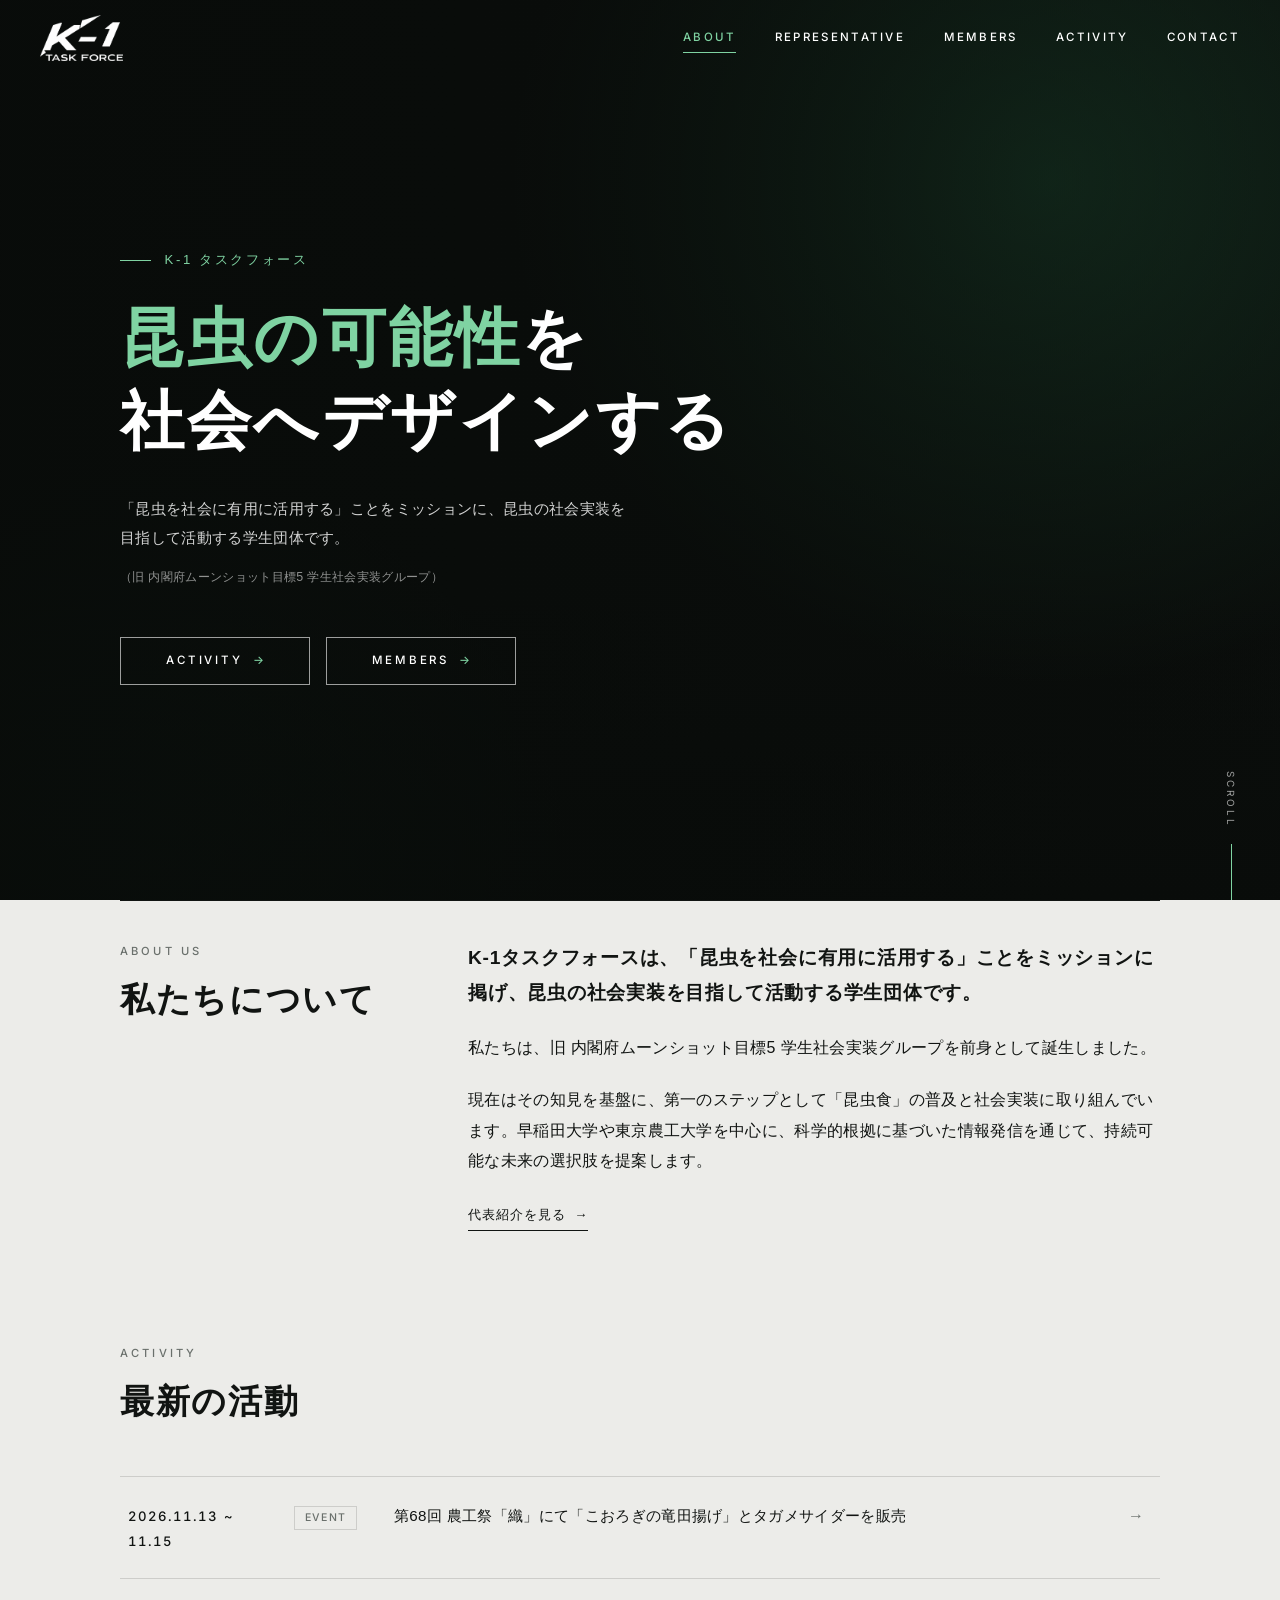
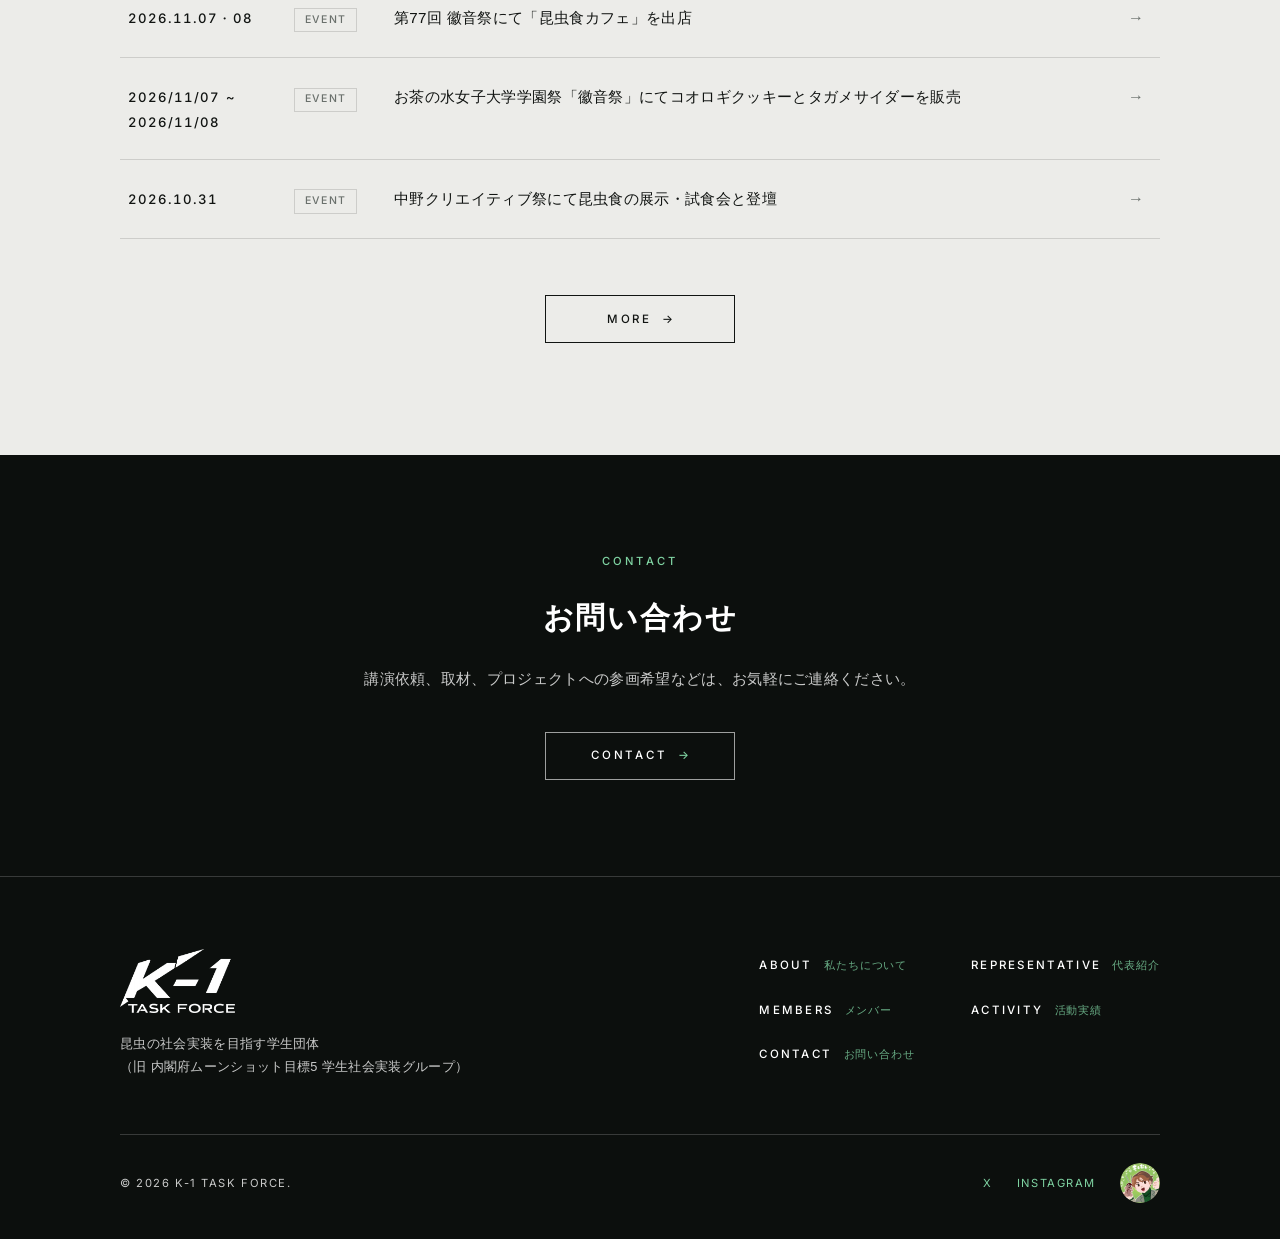
<file: index.html>
<!DOCTYPE html>
<html lang="ja">
<head>
    <meta charset="UTF-8">
    <meta name="viewport" content="width=device-width, initial-scale=1.0">
    <title>K-1タスクフォース | 昆虫の社会実装を目指す学生団体</title>
    <meta name="description" content="昆虫の社会実装を目指す学生研究チーム「K-1タスクフォース」の公式サイト。旧 内閣府ムーンショット目標5 学生社会実装グループとして培った知見を活かし、昆虫の有用な活用方法を追求しています。">
    <link rel="canonical" href="https://tomohiro20.github.io/k1-taskforce/">

    <meta property="og:type" content="website">
    <meta property="og:site_name" content="K-1 TASK FORCE">
    <meta property="og:title" content="K-1タスクフォース | 昆虫の社会実装を目指す学生団体">
    <meta property="og:description" content="昆虫食の社会実装を目指す学生団体「K-1タスクフォース」の公式ページです。活動実績やイベント出展情報などを発信しています。">
    <meta property="og:url" content="https://tomohiro20.github.io/k1-taskforce/">
    <meta property="og:image" content="https://tomohiro20.github.io/k1-taskforce/assets/img/ogp.png">
    <meta name="twitter:card" content="summary_large_image">
    <meta name="google-site-verification" content="Trgu1eiCLAtIteQYHwvQUB7ynaxj96qaWu15byhWsTI">

    <link rel="icon" href="assets/img/favicon.png" type="image/png">
    <link rel="apple-touch-icon" href="assets/img/apple-touch-icon.png">
    <link rel="preconnect" href="https://fonts.googleapis.com">
    <link rel="preconnect" href="https://fonts.gstatic.com" crossorigin>
    <link rel="stylesheet" href="https://fonts.googleapis.com/css2?family=Inter:wght@400;500;600&display=swap">
    <link rel="stylesheet" href="assets/css/style.css">
    <script>document.documentElement.className = 'js';</script>
    <meta name="keywords" content="K-1タスクフォース, ムーンショット, 昆虫食, コオロギ, 早稲田大学, 東京農工大学, 学生団体, SDGs">
    <script type="application/ld+json">
    {
    "@context": "https://schema.org",
    "@type": "Organization",
    "name": "K-1タスクフォース",
    "alternateName": "K-1 TASKFORCE",
    "url": "https://tomohiro20.github.io/k1-taskforce/",
    "logo": "https://tomohiro20.github.io/k1-taskforce/assets/img/logo.png",
    "description": "昆虫の社会実装を目指す学生団体（旧 内閣府ムーンショット目標5 学生社会実装グループ）。",
    "founder": {
        "@type": "Person",
        "name": "藍原 朋弘"
    },
    "member": [
        {
        "@type": "Organization",
        "name": "早稲田大学"
        },
        {
        "@type": "Organization",
        "name": "東京農工大学"
        }
    ],
    "sameAs": [
        "https://x.com/moshi_mushi_IF3",
        "https://www.instagram.com/moshi_mushi_if3/"
    ]
    }
    </script>
</head>
<body>
<!-- ▼ ヘッダー（全ページ共通） -->
<header class="site-header">
    <div class="site-header__inner">
        <a href="index.html" class="site-logo" aria-label="K-1タスクフォース トップページ">
            <img src="assets/img/logo-white.png" alt="K-1 TASK FORCE" class="logo-light" width="433" height="240">
            <img src="assets/img/logo.png" alt="" class="logo-dark" width="433" height="240">
        </a>
        <nav class="site-nav" id="site-nav" aria-label="メインメニュー">
            <a href="index.html" aria-current="page">About<span>私たちについて</span></a>
            <a href="representative.html">Representative<span>代表紹介</span></a>
            <a href="members.html">Members<span>メンバー</span></a>
            <a href="activity.html">Activity<span>活動実績</span></a>
            <a href="contact.html">Contact<span>お問い合わせ</span></a>
        </nav>
        <button type="button" class="nav-toggle" aria-controls="site-nav" aria-expanded="false" aria-label="メニューを開く">
            <span></span><span></span><span></span>
        </button>
    </div>
</header>
<!-- ▲ ヘッダー -->

<main>
    <section class="hero">
        <!-- 背景スライドショー：写真は assets/img/hero/ に置く（4枚・順番にフェード） -->
        <div class="hero__slides" aria-hidden="true">
            <span style="background-image: url('assets/img/hero/01.jpg');"></span>
            <span style="background-image: url('assets/img/hero/02.jpg'); background-position: 35% center;"></span>
            <span style="background-image: url('assets/img/hero/03.jpg');"></span>
            <span style="background-image: url('assets/img/hero/04.jpg'); background-position: 85% center;"></span>
        </div>
        <div class="wrap">
            <h1><span class="hero__eyebrow">K-1 タスクフォース</span><em>昆虫の可能性</em>を<br>社会へデザインする</h1>
            <p class="hero__lead">「昆虫を社会に有用に活用する」ことをミッションに、昆虫の社会実装を目指して活動する学生団体です。</p>
            <p class="hero__note">（旧 内閣府ムーンショット目標5 学生社会実装グループ）</p>
            <div class="hero__actions">
                <a href="activity.html" class="btn btn--light">Activity</a>
                <a href="members.html" class="btn btn--light">Members</a>
            </div>
        </div>
        <span class="hero__scroll" aria-hidden="true">SCROLL</span>
    </section>

    <!-- 開催予定のイベント：data/activities.json の開催日が今日以降のものを自動表示（なければ非表示） -->
    <section class="section section--upcoming" data-upcoming hidden>
        <div class="wrap">
            <div class="section__head">
                <span class="label">Upcoming</span>
                <h2>開催予定のイベント</h2>
            </div>
            <div data-upcoming-list></div>
        </div>
    </section>

    <section class="section">
        <div class="wrap">
            <div class="split reveal">
                <div class="split__head">
                    <span class="label">About Us</span>
                    <h2>私たちについて</h2>
                </div>
                <div class="split__body">
                    <p class="lead">K-1タスクフォースは、「昆虫を社会に有用に活用する」ことをミッションに掲げ、昆虫の社会実装を目指して活動する学生団体です。</p>
                    <p>私たちは、旧 内閣府ムーンショット目標5 学生社会実装グループを前身として誕生しました。</p>
                    <p>現在はその知見を基盤に、第一のステップとして「昆虫食」の普及と社会実装に取り組んでいます。早稲田大学や東京農工大学を中心に、科学的根拠に基づいた情報発信を通じて、持続可能な未来の選択肢を提案します。</p>
                    <p><a href="representative.html" class="text-link text-link--internal">代表紹介を見る</a></p>
                </div>
            </div>
        </div>
    </section>

    <section class="section">
        <div class="wrap">
            <div class="section__head reveal">
                <span class="label">Activity</span>
                <h2>最新の活動</h2>
            </div>
            <!-- data/activities.json の終わった活動から新しい4件が自動で表示されます（assets/js/main.js） -->
            <div class="reveal" data-latest-activity="4">
                <p>イベント出展や講演などの活動実績は、<a href="activity.html">活動実績ページ</a>でご覧いただけます。</p>
            </div>
            <div class="section__more reveal">
                <a href="activity.html" class="btn">More</a>
            </div>
        </div>
    </section>
</main>

<section class="cta">
    <div class="wrap reveal">
        <span class="label">Contact</span>
        <h2>お問い合わせ</h2>
        <p>講演依頼、取材、プロジェクトへの参画希望などは、お気軽にご連絡ください。</p>
        <a href="contact.html" class="btn btn--light">Contact</a>
    </div>
</section>

<!-- ▼ フッター（全ページ共通） -->
<footer class="site-footer">
    <div class="wrap">
        <div class="site-footer__top">
            <div class="site-footer__brand">
                <img src="assets/img/logo-white.png" alt="K-1 TASK FORCE" width="433" height="240">
                <p>昆虫の社会実装を目指す学生団体<br>（旧 内閣府ムーンショット目標5 学生社会実装グループ）</p>
            </div>
            <ul class="site-footer__nav">
            <li><a href="index.html">ABOUT<span>私たちについて</span></a></li>
            <li><a href="representative.html">REPRESENTATIVE<span>代表紹介</span></a></li>
            <li><a href="members.html">MEMBERS<span>メンバー</span></a></li>
            <li><a href="activity.html">ACTIVITY<span>活動実績</span></a></li>
            <li><a href="contact.html">CONTACT<span>お問い合わせ</span></a></li>
            </ul>
        </div>
        <div class="site-footer__bottom">
            <span>&copy; 2026 K-1 TASK FORCE.</span>
            <div class="site-footer__sns">
                <a href="https://x.com/moshi_mushi_IF3" target="_blank" rel="noopener">X</a>
                <a href="https://www.instagram.com/moshi_mushi_if3/" target="_blank" rel="noopener">INSTAGRAM</a>
                <img src="assets/img/mascot.png" alt="もしむし" width="40" height="40">
            </div>
        </div>
    </div>
</footer>
<!-- ▲ フッター -->

<script src="assets/js/main.js"></script>
</body>
</html>
</file>
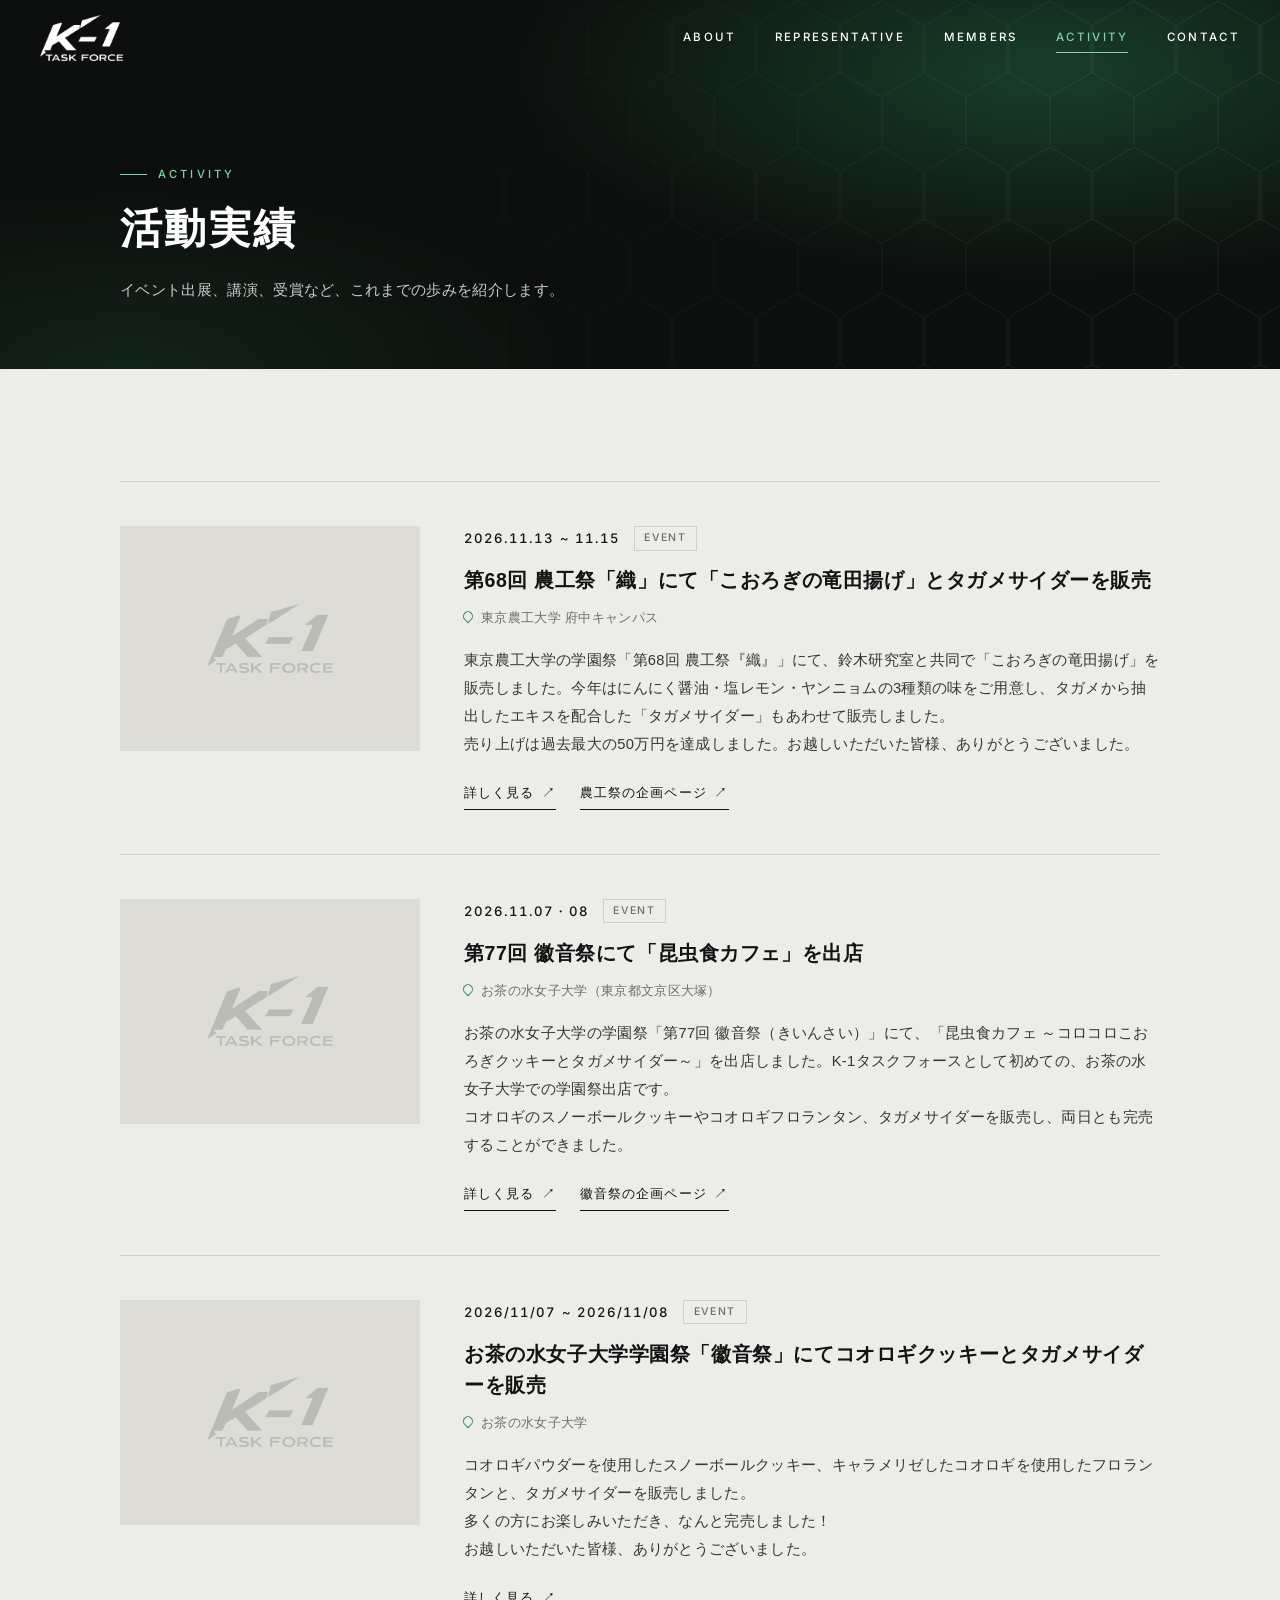
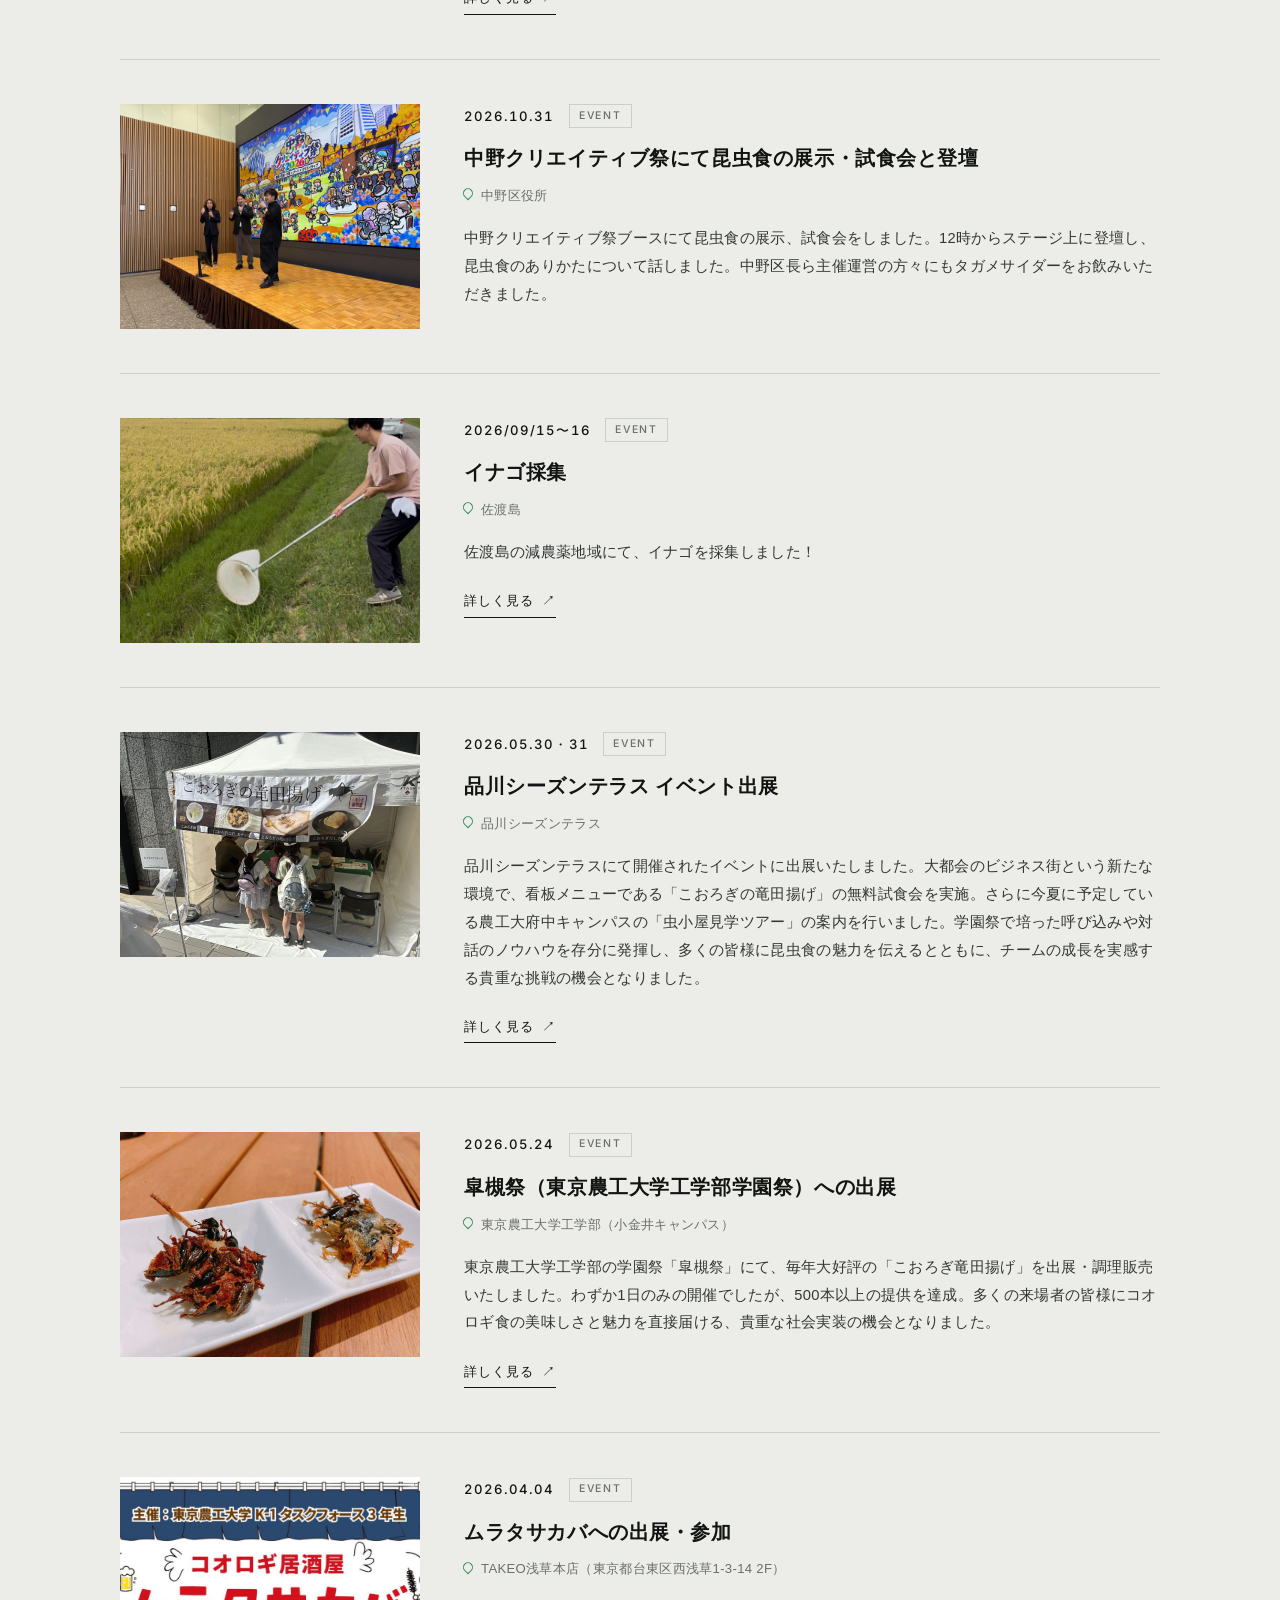
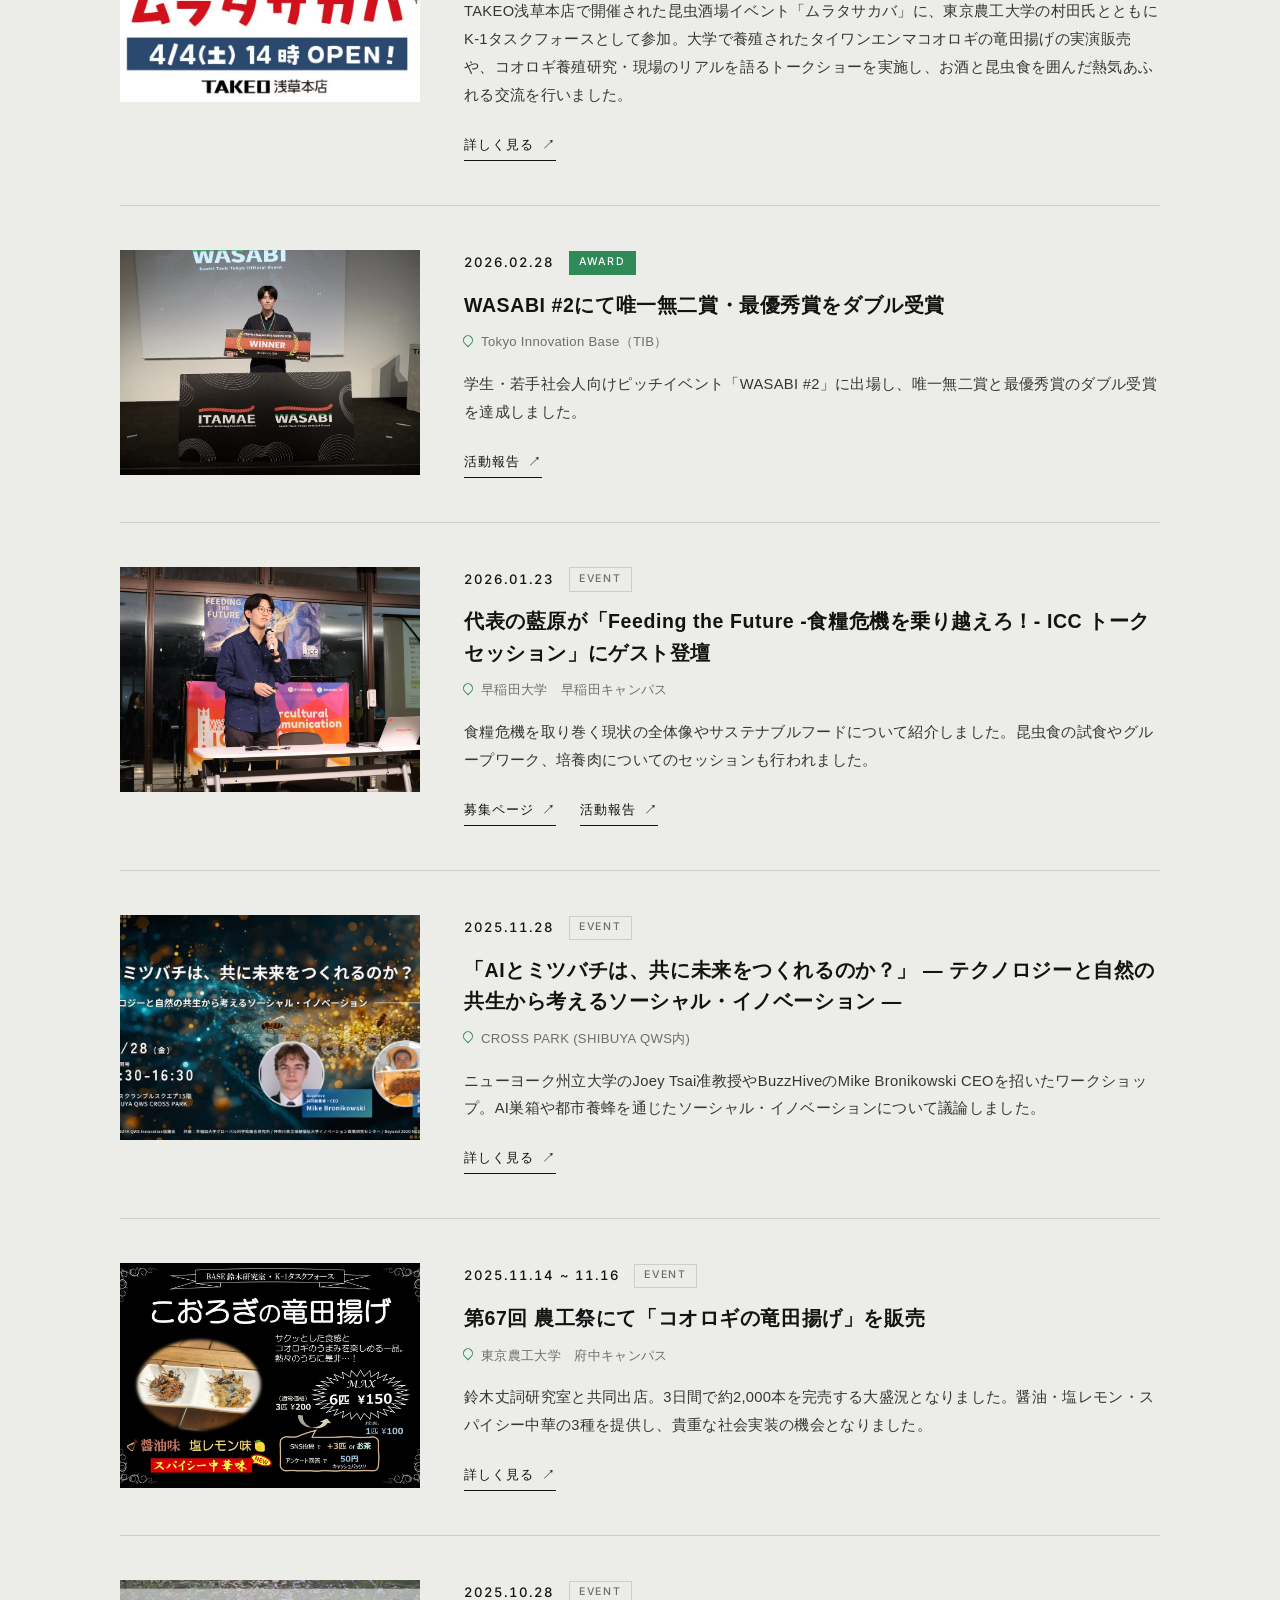
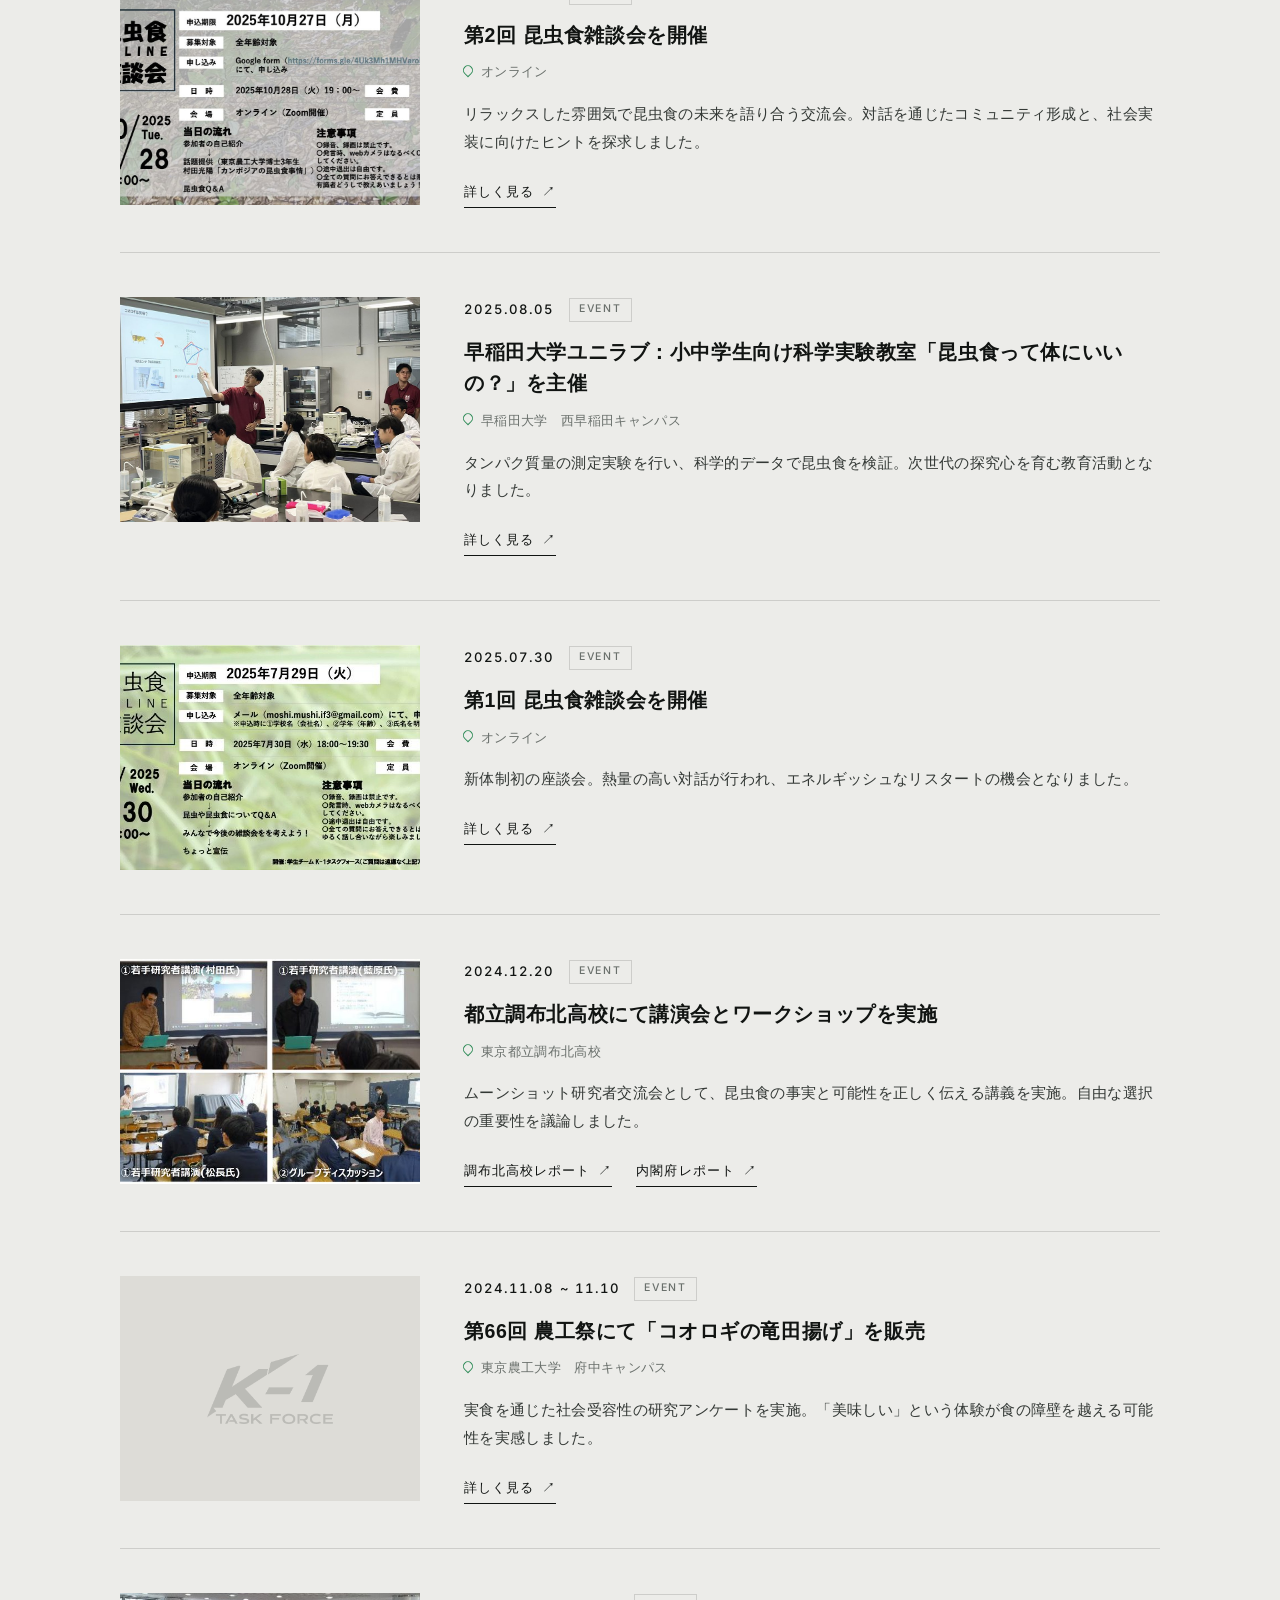
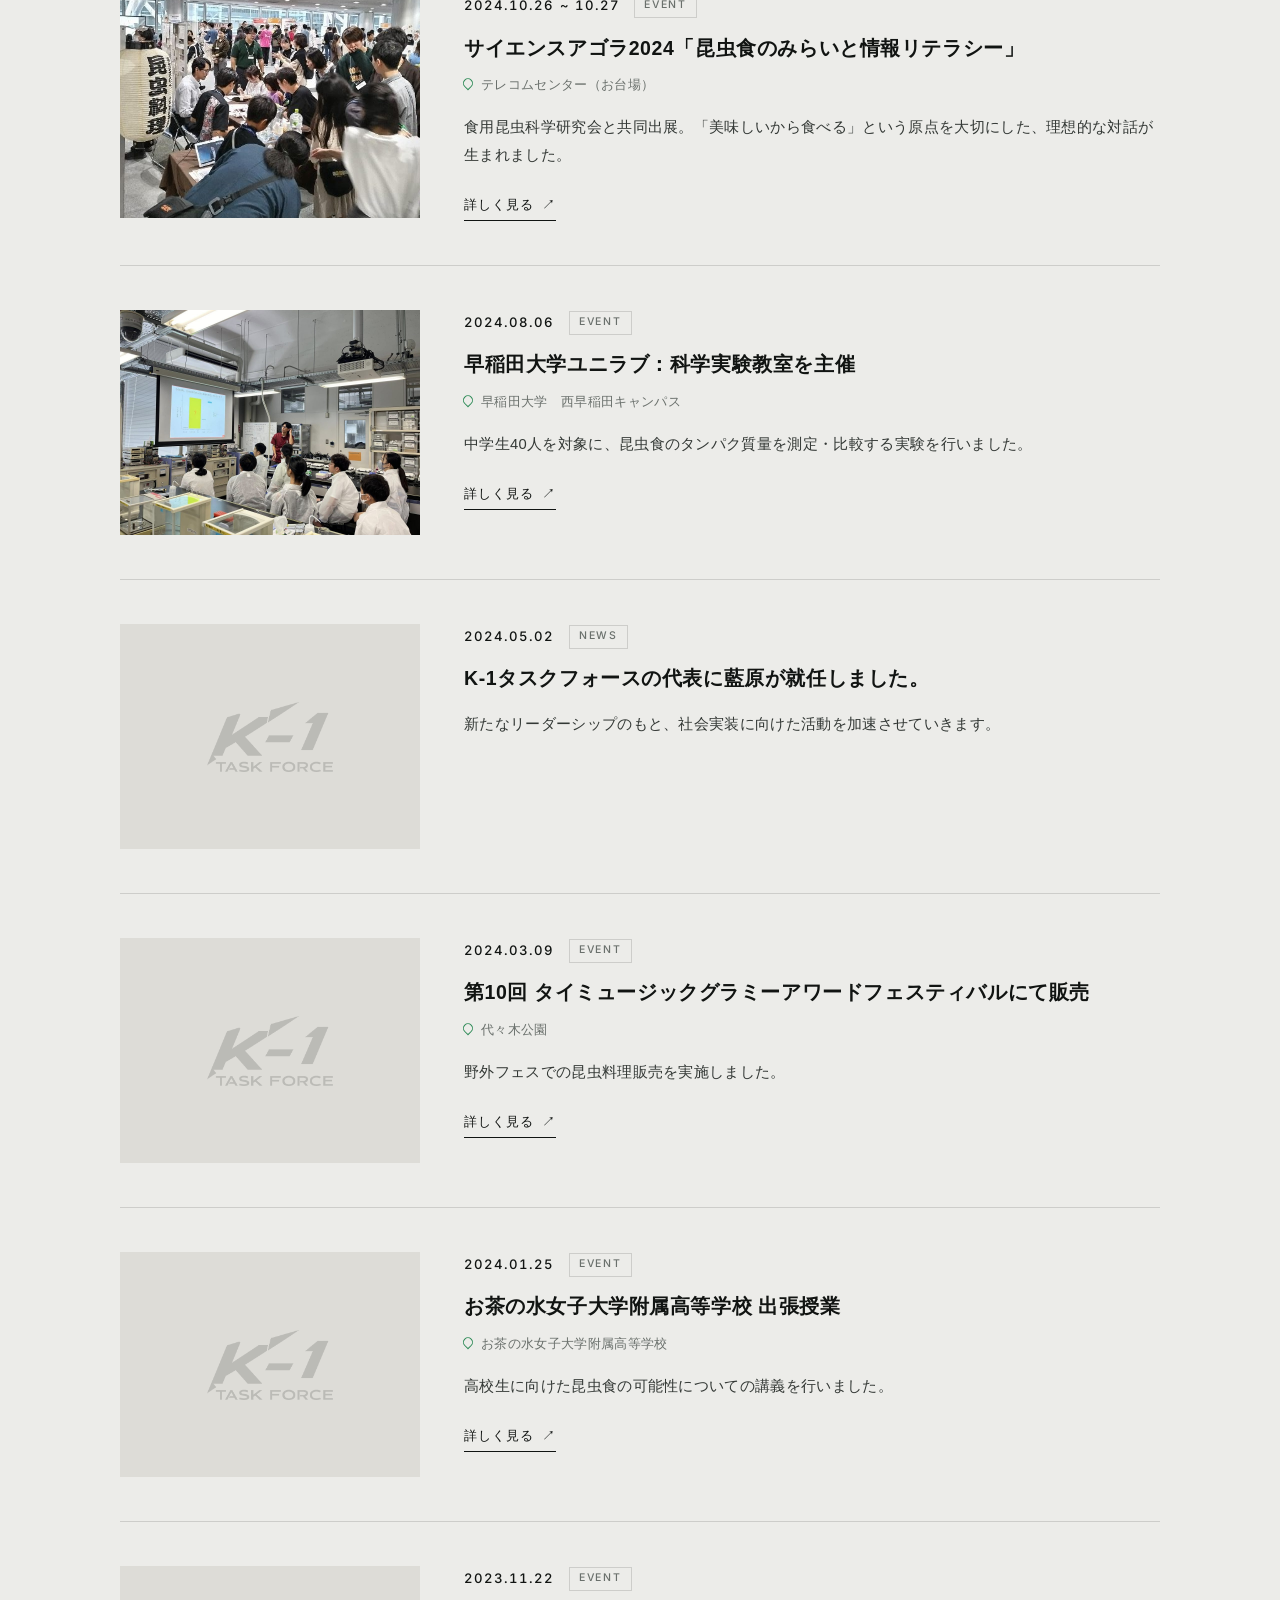
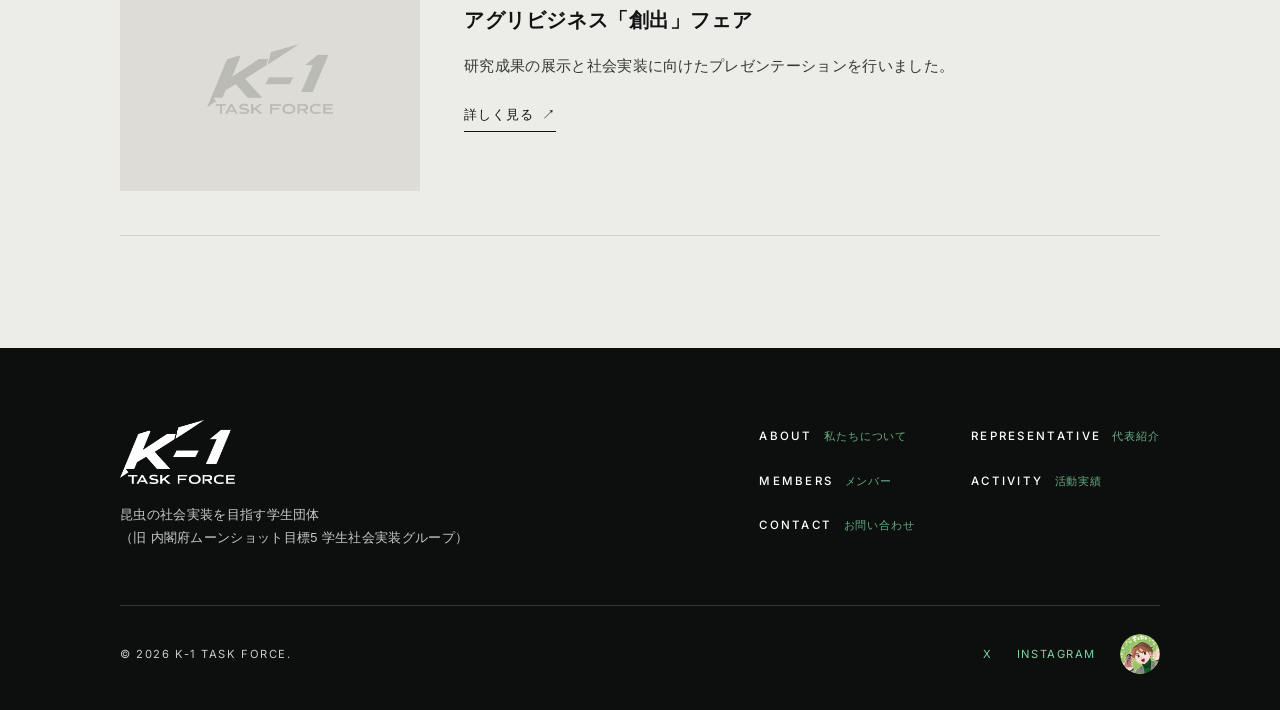
<file: activity.html>
<!DOCTYPE html>
<html lang="ja">
<head>
    <meta charset="UTF-8">
    <meta name="viewport" content="width=device-width, initial-scale=1.0">
    <title>活動実績 | K-1タスクフォース</title>
    <meta name="description" content="K-1タスクフォースの活動実績。昆虫の社会実装を目指す学生研究チームの歩みを紹介します。">
    <link rel="canonical" href="https://tomohiro20.github.io/k1-taskforce/activity.html">

    <meta property="og:type" content="website">
    <meta property="og:site_name" content="K-1 TASK FORCE">
    <meta property="og:title" content="活動実績 | K-1タスクフォース">
    <meta property="og:description" content="昆虫食の社会実装を目指す学生団体「K-1タスクフォース」の公式ページです。活動実績やイベント出展情報などを発信しています。">
    <meta property="og:url" content="https://tomohiro20.github.io/k1-taskforce/activity.html">
    <meta property="og:image" content="https://tomohiro20.github.io/k1-taskforce/assets/img/ogp.png">
    <meta name="twitter:card" content="summary_large_image">
    <meta name="google-site-verification" content="Trgu1eiCLAtIteQYHwvQUB7ynaxj96qaWu15byhWsTI">

    <link rel="icon" href="assets/img/favicon.png" type="image/png">
    <link rel="apple-touch-icon" href="assets/img/apple-touch-icon.png">
    <link rel="preconnect" href="https://fonts.googleapis.com">
    <link rel="preconnect" href="https://fonts.gstatic.com" crossorigin>
    <link rel="stylesheet" href="https://fonts.googleapis.com/css2?family=Inter:wght@400;500;600&display=swap">
    <link rel="stylesheet" href="assets/css/style.css">
    <script>document.documentElement.className = 'js';</script>
</head>
<body>
<!-- ▼ ヘッダー（全ページ共通） -->
<header class="site-header">
    <div class="site-header__inner">
        <a href="index.html" class="site-logo" aria-label="K-1タスクフォース トップページ">
            <img src="assets/img/logo-white.png" alt="K-1 TASK FORCE" class="logo-light" width="433" height="240">
            <img src="assets/img/logo.png" alt="" class="logo-dark" width="433" height="240">
        </a>
        <nav class="site-nav" id="site-nav" aria-label="メインメニュー">
            <a href="index.html">About<span>私たちについて</span></a>
            <a href="representative.html">Representative<span>代表紹介</span></a>
            <a href="members.html">Members<span>メンバー</span></a>
            <a href="activity.html" aria-current="page">Activity<span>活動実績</span></a>
            <a href="contact.html">Contact<span>お問い合わせ</span></a>
        </nav>
        <button type="button" class="nav-toggle" aria-controls="site-nav" aria-expanded="false" aria-label="メニューを開く">
            <span></span><span></span><span></span>
        </button>
    </div>
</header>
<!-- ▲ ヘッダー -->

<main>
<section class="page-hero">
    <div class="wrap">
        <span class="label">Activity</span>
        <h1>活動実績</h1>
        <p>イベント出展、講演、受賞など、これまでの歩みを紹介します。</p>
    </div>
</section>

    <div class="section">
        <div class="wrap">
            <!-- 活動実績は data/activities.json から自動表示（管理画面 Pages CMS で更新。README.md 参照） -->
            <div class="activity-list" data-activities>
                <noscript><p>活動実績の表示には JavaScript が必要です。</p></noscript>
            </div>
        </div>
    </div>
</main>

<!-- ▼ フッター（全ページ共通） -->
<footer class="site-footer">
    <div class="wrap">
        <div class="site-footer__top">
            <div class="site-footer__brand">
                <img src="assets/img/logo-white.png" alt="K-1 TASK FORCE" width="433" height="240">
                <p>昆虫の社会実装を目指す学生団体<br>（旧 内閣府ムーンショット目標5 学生社会実装グループ）</p>
            </div>
            <ul class="site-footer__nav">
            <li><a href="index.html">ABOUT<span>私たちについて</span></a></li>
            <li><a href="representative.html">REPRESENTATIVE<span>代表紹介</span></a></li>
            <li><a href="members.html">MEMBERS<span>メンバー</span></a></li>
            <li><a href="activity.html">ACTIVITY<span>活動実績</span></a></li>
            <li><a href="contact.html">CONTACT<span>お問い合わせ</span></a></li>
            </ul>
        </div>
        <div class="site-footer__bottom">
            <span>&copy; 2026 K-1 TASK FORCE.</span>
            <div class="site-footer__sns">
                <a href="https://x.com/moshi_mushi_IF3" target="_blank" rel="noopener">X</a>
                <a href="https://www.instagram.com/moshi_mushi_if3/" target="_blank" rel="noopener">INSTAGRAM</a>
                <img src="assets/img/mascot.png" alt="もしむし" width="40" height="40">
            </div>
        </div>
    </div>
</footer>
<!-- ▲ フッター -->

<script src="assets/js/main.js"></script>
</body>
</html>
</file>
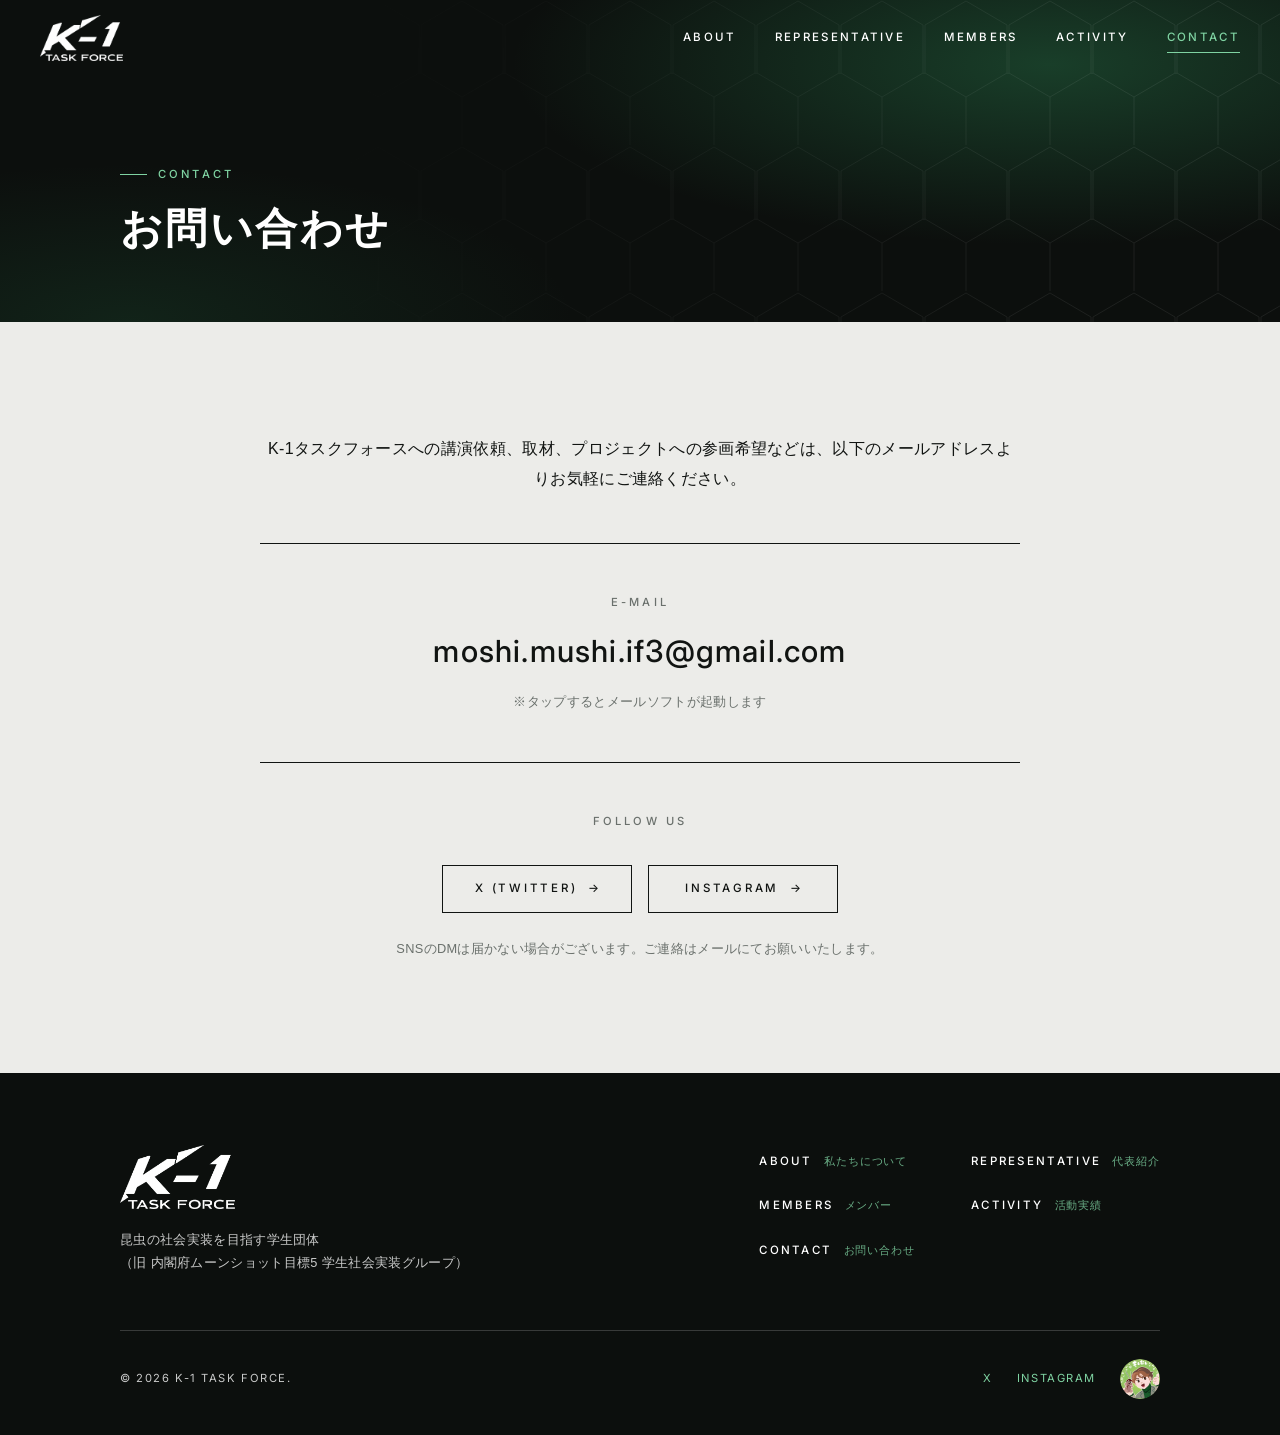
<file: contact.html>
<!DOCTYPE html>
<html lang="ja">
<head>
    <meta charset="UTF-8">
    <meta name="viewport" content="width=device-width, initial-scale=1.0">
    <title>お問い合わせ | K-1タスクフォース</title>
    <meta name="description" content="K-1タスクフォースへの講演依頼、取材、プロジェクトへの参画希望などのお問い合わせはこちら。">
    <link rel="canonical" href="https://tomohiro20.github.io/k1-taskforce/contact.html">

    <meta property="og:type" content="website">
    <meta property="og:site_name" content="K-1 TASK FORCE">
    <meta property="og:title" content="お問い合わせ | K-1タスクフォース">
    <meta property="og:description" content="昆虫食の社会実装を目指す学生団体「K-1タスクフォース」の公式ページです。活動実績やイベント出展情報などを発信しています。">
    <meta property="og:url" content="https://tomohiro20.github.io/k1-taskforce/contact.html">
    <meta property="og:image" content="https://tomohiro20.github.io/k1-taskforce/assets/img/ogp.png">
    <meta name="twitter:card" content="summary_large_image">
    <meta name="google-site-verification" content="Trgu1eiCLAtIteQYHwvQUB7ynaxj96qaWu15byhWsTI">

    <link rel="icon" href="assets/img/favicon.png" type="image/png">
    <link rel="apple-touch-icon" href="assets/img/apple-touch-icon.png">
    <link rel="preconnect" href="https://fonts.googleapis.com">
    <link rel="preconnect" href="https://fonts.gstatic.com" crossorigin>
    <link rel="stylesheet" href="https://fonts.googleapis.com/css2?family=Inter:wght@400;500;600&display=swap">
    <link rel="stylesheet" href="assets/css/style.css">
    <script>document.documentElement.className = 'js';</script>
</head>
<body>
<!-- ▼ ヘッダー（全ページ共通） -->
<header class="site-header">
    <div class="site-header__inner">
        <a href="index.html" class="site-logo" aria-label="K-1タスクフォース トップページ">
            <img src="assets/img/logo-white.png" alt="K-1 TASK FORCE" class="logo-light" width="433" height="240">
            <img src="assets/img/logo.png" alt="" class="logo-dark" width="433" height="240">
        </a>
        <nav class="site-nav" id="site-nav" aria-label="メインメニュー">
            <a href="index.html">About<span>私たちについて</span></a>
            <a href="representative.html">Representative<span>代表紹介</span></a>
            <a href="members.html">Members<span>メンバー</span></a>
            <a href="activity.html">Activity<span>活動実績</span></a>
            <a href="contact.html" aria-current="page">Contact<span>お問い合わせ</span></a>
        </nav>
        <button type="button" class="nav-toggle" aria-controls="site-nav" aria-expanded="false" aria-label="メニューを開く">
            <span></span><span></span><span></span>
        </button>
    </div>
</header>
<!-- ▲ ヘッダー -->

<main>
<section class="page-hero">
    <div class="wrap">
        <span class="label">Contact</span>
        <h1>お問い合わせ</h1>
    </div>
</section>

    <section class="section">
        <div class="wrap">
            <div class="contact reveal">
                <p>K-1タスクフォースへの講演依頼、取材、プロジェクトへの参画希望などは、以下のメールアドレスよりお気軽にご連絡ください。</p>

                <div class="contact__mail">
                    <span class="label">E-mail</span>
                    <a href="mailto:moshi.mushi.if3@gmail.com">moshi.mushi.if3@gmail.com</a>
                    <p class="contact__note">※タップするとメールソフトが起動します</p>
                </div>

                <span class="label">Follow Us</span>
                <div class="contact__sns">
                    <a href="https://x.com/moshi_mushi_IF3" target="_blank" rel="noopener" class="btn">X (Twitter)</a>
                    <a href="https://www.instagram.com/moshi_mushi_if3/" target="_blank" rel="noopener" class="btn">Instagram</a>
                </div>
                <p class="contact__note" style="margin-top: 1.5rem;">SNSのDMは届かない場合がございます。ご連絡はメールにてお願いいたします。</p>
            </div>
        </div>
    </section>
</main>

<!-- ▼ フッター（全ページ共通） -->
<footer class="site-footer">
    <div class="wrap">
        <div class="site-footer__top">
            <div class="site-footer__brand">
                <img src="assets/img/logo-white.png" alt="K-1 TASK FORCE" width="433" height="240">
                <p>昆虫の社会実装を目指す学生団体<br>（旧 内閣府ムーンショット目標5 学生社会実装グループ）</p>
            </div>
            <ul class="site-footer__nav">
            <li><a href="index.html">ABOUT<span>私たちについて</span></a></li>
            <li><a href="representative.html">REPRESENTATIVE<span>代表紹介</span></a></li>
            <li><a href="members.html">MEMBERS<span>メンバー</span></a></li>
            <li><a href="activity.html">ACTIVITY<span>活動実績</span></a></li>
            <li><a href="contact.html">CONTACT<span>お問い合わせ</span></a></li>
            </ul>
        </div>
        <div class="site-footer__bottom">
            <span>&copy; 2026 K-1 TASK FORCE.</span>
            <div class="site-footer__sns">
                <a href="https://x.com/moshi_mushi_IF3" target="_blank" rel="noopener">X</a>
                <a href="https://www.instagram.com/moshi_mushi_if3/" target="_blank" rel="noopener">INSTAGRAM</a>
                <img src="assets/img/mascot.png" alt="もしむし" width="40" height="40">
            </div>
        </div>
    </div>
</footer>
<!-- ▲ フッター -->

<script src="assets/js/main.js"></script>
</body>
</html>
</file>
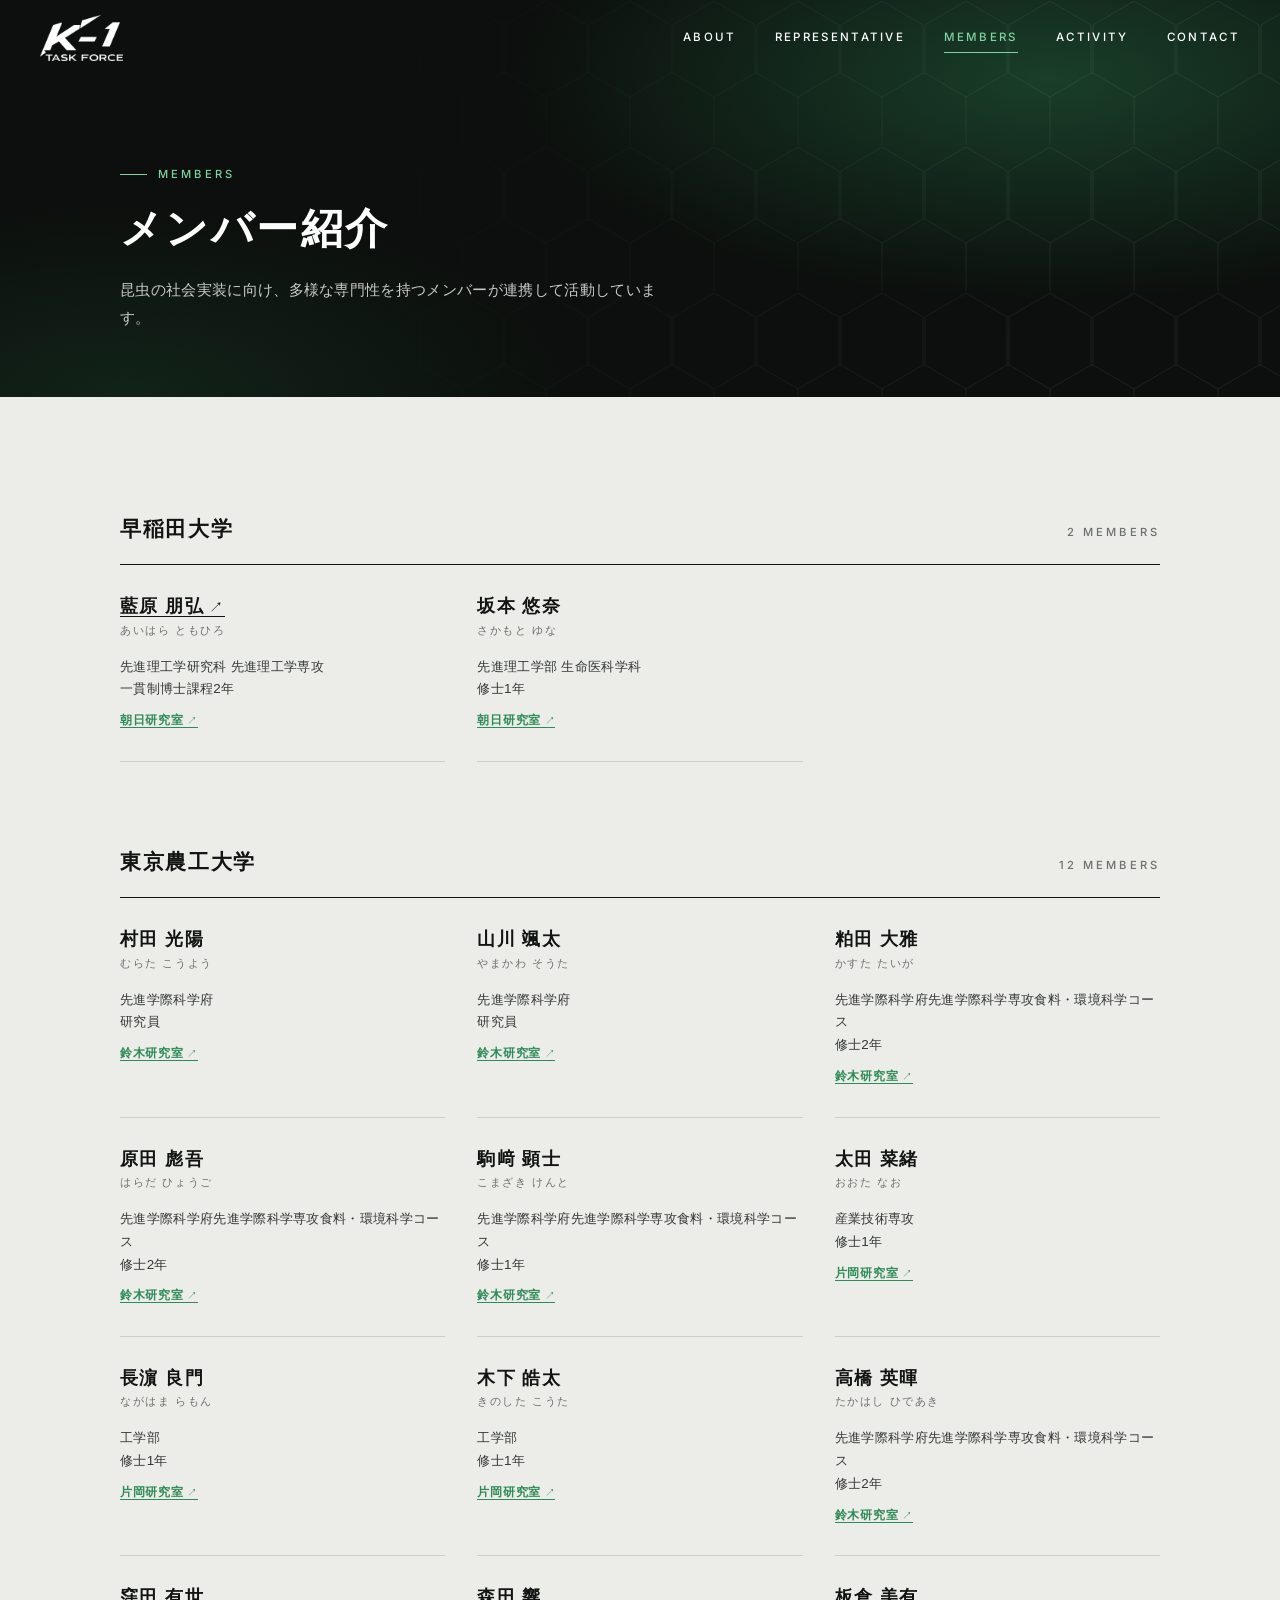
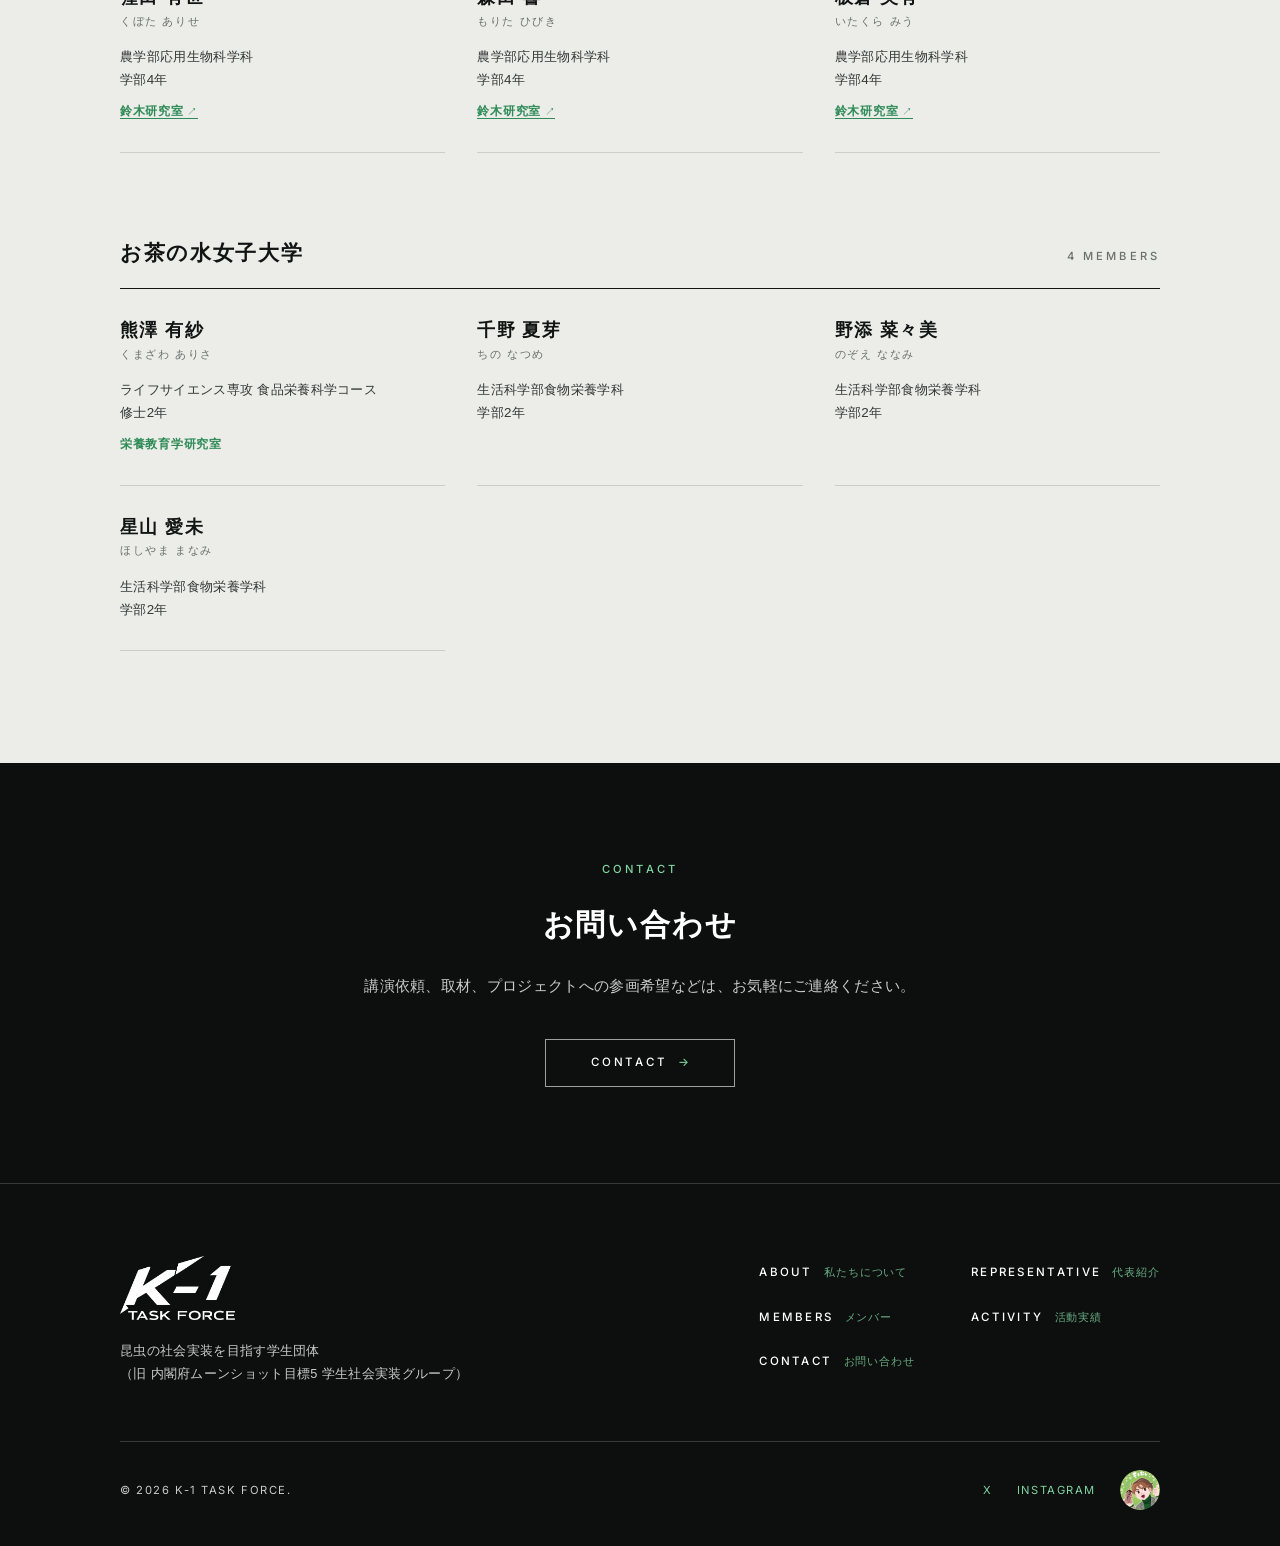
<file: members.html>
<!DOCTYPE html>
<html lang="ja">
<head>
    <meta charset="UTF-8">
    <meta name="viewport" content="width=device-width, initial-scale=1.0">
    <title>メンバー紹介 | K-1タスクフォース</title>
    <meta name="description" content="K-1タスクフォースのメンバー紹介。早稲田大学・東京農工大学・お茶の水女子大学の学生・研究員が連携して活動しています。">
    <link rel="canonical" href="https://tomohiro20.github.io/k1-taskforce/members.html">

    <meta property="og:type" content="website">
    <meta property="og:site_name" content="K-1 TASK FORCE">
    <meta property="og:title" content="メンバー紹介 | K-1タスクフォース">
    <meta property="og:description" content="昆虫食の社会実装を目指す学生団体「K-1タスクフォース」の公式ページです。活動実績やイベント出展情報などを発信しています。">
    <meta property="og:url" content="https://tomohiro20.github.io/k1-taskforce/members.html">
    <meta property="og:image" content="https://tomohiro20.github.io/k1-taskforce/assets/img/ogp.png">
    <meta name="twitter:card" content="summary_large_image">
    <meta name="google-site-verification" content="Trgu1eiCLAtIteQYHwvQUB7ynaxj96qaWu15byhWsTI">

    <link rel="icon" href="assets/img/favicon.png" type="image/png">
    <link rel="apple-touch-icon" href="assets/img/apple-touch-icon.png">
    <link rel="preconnect" href="https://fonts.googleapis.com">
    <link rel="preconnect" href="https://fonts.gstatic.com" crossorigin>
    <link rel="stylesheet" href="https://fonts.googleapis.com/css2?family=Inter:wght@400;500;600&display=swap">
    <link rel="stylesheet" href="assets/css/style.css">
    <script>document.documentElement.className = 'js';</script>
</head>
<body>
<!-- ▼ ヘッダー（全ページ共通） -->
<header class="site-header">
    <div class="site-header__inner">
        <a href="index.html" class="site-logo" aria-label="K-1タスクフォース トップページ">
            <img src="assets/img/logo-white.png" alt="K-1 TASK FORCE" class="logo-light" width="433" height="240">
            <img src="assets/img/logo.png" alt="" class="logo-dark" width="433" height="240">
        </a>
        <nav class="site-nav" id="site-nav" aria-label="メインメニュー">
            <a href="index.html">About<span>私たちについて</span></a>
            <a href="representative.html">Representative<span>代表紹介</span></a>
            <a href="members.html" aria-current="page">Members<span>メンバー</span></a>
            <a href="activity.html">Activity<span>活動実績</span></a>
            <a href="contact.html">Contact<span>お問い合わせ</span></a>
        </nav>
        <button type="button" class="nav-toggle" aria-controls="site-nav" aria-expanded="false" aria-label="メニューを開く">
            <span></span><span></span><span></span>
        </button>
    </div>
</header>
<!-- ▲ ヘッダー -->

<main>
<section class="page-hero">
    <div class="wrap">
        <span class="label">Members</span>
        <h1>メンバー紹介</h1>
        <p>昆虫の社会実装に向け、多様な専門性を持つメンバーが連携して活動しています。</p>
    </div>
</section>

    <div class="section">
        <div class="wrap" data-members>
            <!-- メンバーは data/members.json から自動表示（管理画面 Pages CMS で更新。README.md 参照） -->
            <noscript><p>メンバー一覧の表示には JavaScript が必要です。</p></noscript>
        </div>
    </div>
</main>

<section class="cta">
    <div class="wrap reveal">
        <span class="label">Contact</span>
        <h2>お問い合わせ</h2>
        <p>講演依頼、取材、プロジェクトへの参画希望などは、お気軽にご連絡ください。</p>
        <a href="contact.html" class="btn btn--light">Contact</a>
    </div>
</section>

<!-- ▼ フッター（全ページ共通） -->
<footer class="site-footer">
    <div class="wrap">
        <div class="site-footer__top">
            <div class="site-footer__brand">
                <img src="assets/img/logo-white.png" alt="K-1 TASK FORCE" width="433" height="240">
                <p>昆虫の社会実装を目指す学生団体<br>（旧 内閣府ムーンショット目標5 学生社会実装グループ）</p>
            </div>
            <ul class="site-footer__nav">
            <li><a href="index.html">ABOUT<span>私たちについて</span></a></li>
            <li><a href="representative.html">REPRESENTATIVE<span>代表紹介</span></a></li>
            <li><a href="members.html">MEMBERS<span>メンバー</span></a></li>
            <li><a href="activity.html">ACTIVITY<span>活動実績</span></a></li>
            <li><a href="contact.html">CONTACT<span>お問い合わせ</span></a></li>
            </ul>
        </div>
        <div class="site-footer__bottom">
            <span>&copy; 2026 K-1 TASK FORCE.</span>
            <div class="site-footer__sns">
                <a href="https://x.com/moshi_mushi_IF3" target="_blank" rel="noopener">X</a>
                <a href="https://www.instagram.com/moshi_mushi_if3/" target="_blank" rel="noopener">INSTAGRAM</a>
                <img src="assets/img/mascot.png" alt="もしむし" width="40" height="40">
            </div>
        </div>
    </div>
</footer>
<!-- ▲ フッター -->

<script src="assets/js/main.js"></script>
</body>
</html>
</file>
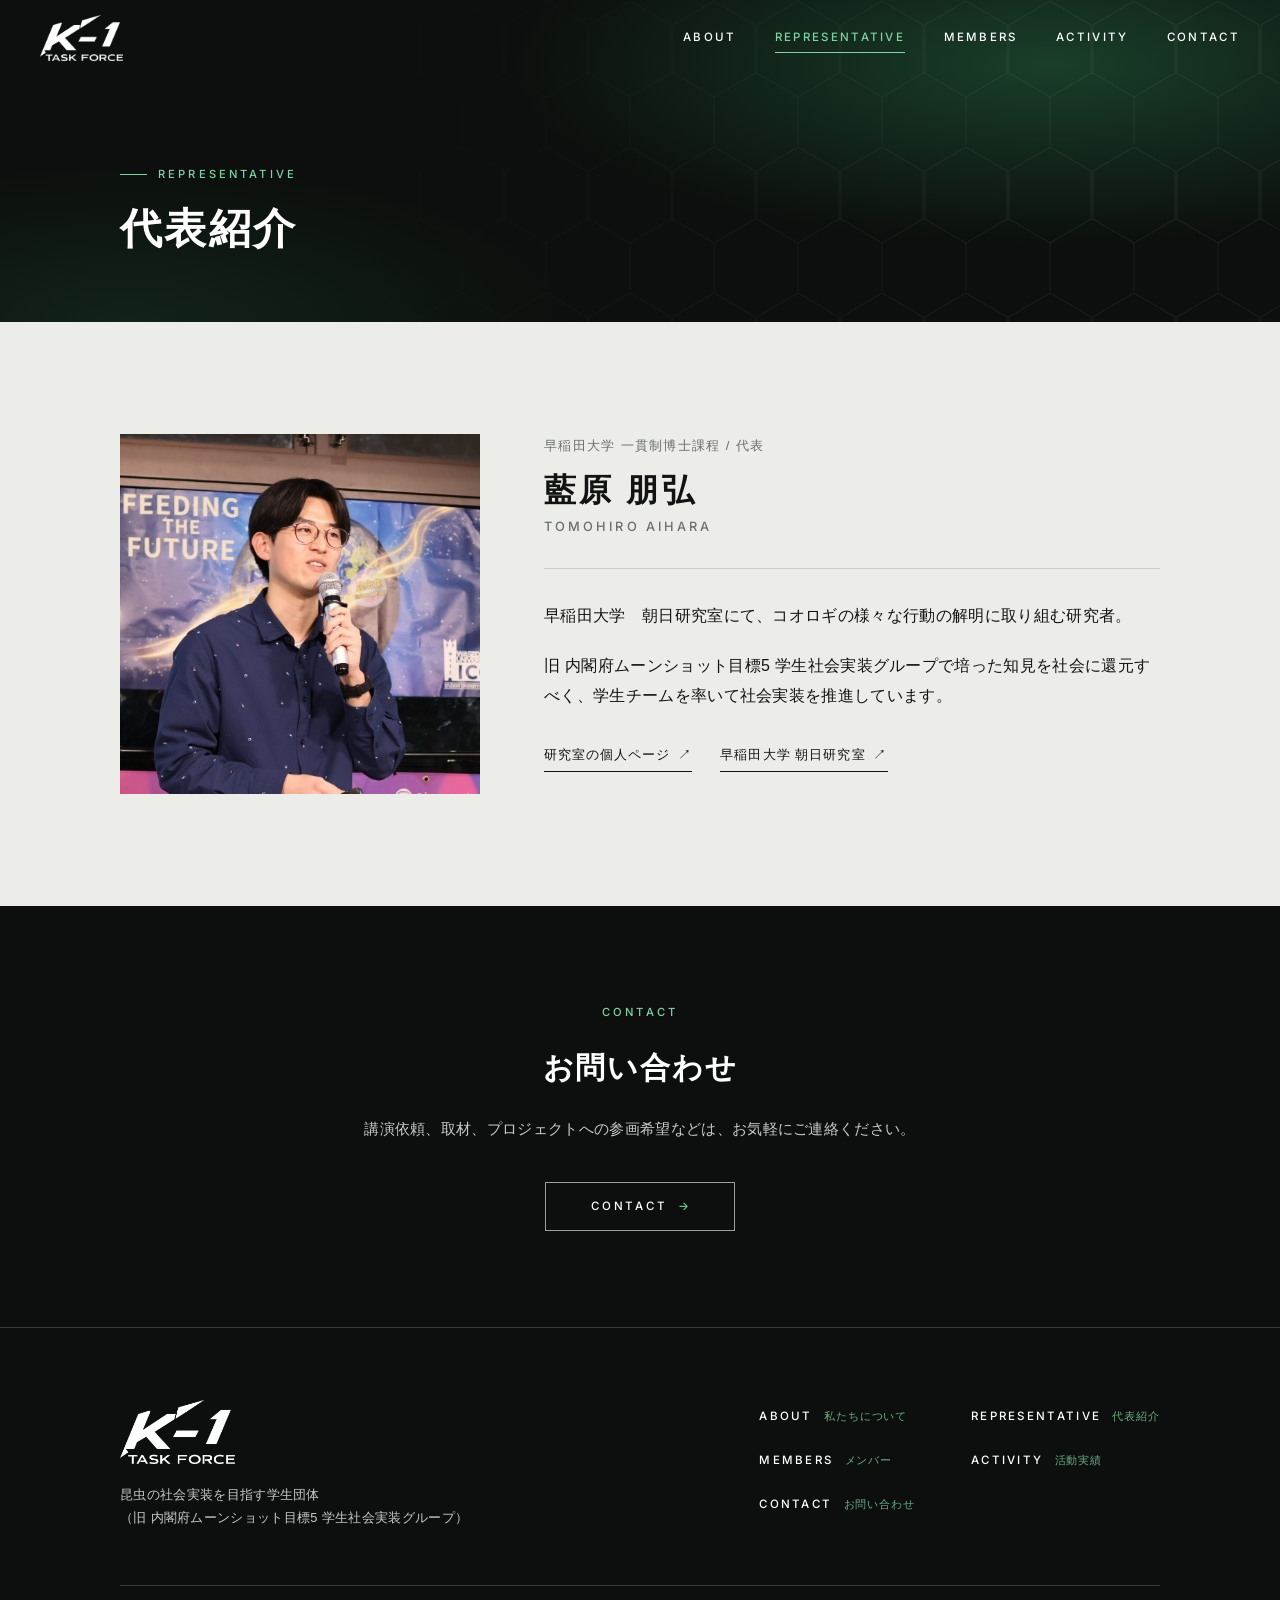
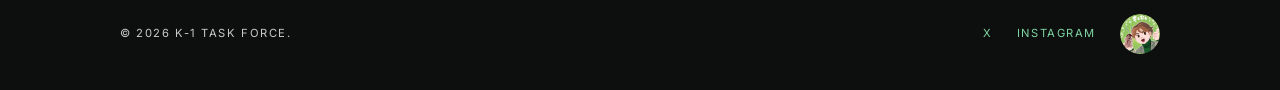
<file: representative.html>
<!DOCTYPE html>
<html lang="ja">
<head>
    <meta charset="UTF-8">
    <meta name="viewport" content="width=device-width, initial-scale=1.0">
    <title>代表紹介 | K-1タスクフォース</title>
    <meta name="description" content="K-1タスクフォース代表 藍原朋弘（早稲田大学 一貫制博士課程）の紹介ページです。">
    <link rel="canonical" href="https://tomohiro20.github.io/k1-taskforce/representative.html">

    <meta property="og:type" content="website">
    <meta property="og:site_name" content="K-1 TASK FORCE">
    <meta property="og:title" content="代表紹介 | K-1タスクフォース">
    <meta property="og:description" content="昆虫食の社会実装を目指す学生団体「K-1タスクフォース」の公式ページです。活動実績やイベント出展情報などを発信しています。">
    <meta property="og:url" content="https://tomohiro20.github.io/k1-taskforce/representative.html">
    <meta property="og:image" content="https://tomohiro20.github.io/k1-taskforce/assets/img/ogp.png">
    <meta name="twitter:card" content="summary_large_image">
    <meta name="google-site-verification" content="Trgu1eiCLAtIteQYHwvQUB7ynaxj96qaWu15byhWsTI">

    <link rel="icon" href="assets/img/favicon.png" type="image/png">
    <link rel="apple-touch-icon" href="assets/img/apple-touch-icon.png">
    <link rel="preconnect" href="https://fonts.googleapis.com">
    <link rel="preconnect" href="https://fonts.gstatic.com" crossorigin>
    <link rel="stylesheet" href="https://fonts.googleapis.com/css2?family=Inter:wght@400;500;600&display=swap">
    <link rel="stylesheet" href="assets/css/style.css">
    <script>document.documentElement.className = 'js';</script>
</head>
<body>
<!-- ▼ ヘッダー（全ページ共通） -->
<header class="site-header">
    <div class="site-header__inner">
        <a href="index.html" class="site-logo" aria-label="K-1タスクフォース トップページ">
            <img src="assets/img/logo-white.png" alt="K-1 TASK FORCE" class="logo-light" width="433" height="240">
            <img src="assets/img/logo.png" alt="" class="logo-dark" width="433" height="240">
        </a>
        <nav class="site-nav" id="site-nav" aria-label="メインメニュー">
            <a href="index.html">About<span>私たちについて</span></a>
            <a href="representative.html" aria-current="page">Representative<span>代表紹介</span></a>
            <a href="members.html">Members<span>メンバー</span></a>
            <a href="activity.html">Activity<span>活動実績</span></a>
            <a href="contact.html">Contact<span>お問い合わせ</span></a>
        </nav>
        <button type="button" class="nav-toggle" aria-controls="site-nav" aria-expanded="false" aria-label="メニューを開く">
            <span></span><span></span><span></span>
        </button>
    </div>
</header>
<!-- ▲ ヘッダー -->

<main>
<section class="page-hero">
    <div class="wrap">
        <span class="label">Representative</span>
        <h1>代表紹介</h1>
    </div>
</section>

    <section class="section">
        <div class="wrap">
            <div class="profile reveal">
                <div class="profile__photo">
                    <img src="assets/img/representative.jpg" alt="K-1タスクフォース代表 藍原朋弘" width="520" height="520">
                </div>
                <div>
                    <p class="profile__role">早稲田大学 一貫制博士課程 / 代表</p>
                    <h2 class="profile__name">藍原 朋弘<span class="profile__name-en">Tomohiro Aihara</span></h2>
                    <div class="profile__body">
                        <p>早稲田大学　朝日研究室にて、コオロギの様々な行動の解明に取り組む研究者。</p>
                        <p>旧 内閣府ムーンショット目標5 学生社会実装グループで培った知見を社会に還元すべく、学生チームを率いて社会実装を推進しています。</p>
                    </div>
                    <div class="profile__links">
                        <a href="https://asahi-lab.jp/member/student/2024/aihara.html" target="_blank" rel="noopener" class="text-link">研究室の個人ページ</a>
                        <a href="https://asahi-lab.jp/" target="_blank" rel="noopener" class="text-link">早稲田大学 朝日研究室</a>
                    </div>
                </div>
            </div>
        </div>
    </section>
</main>

<section class="cta">
    <div class="wrap reveal">
        <span class="label">Contact</span>
        <h2>お問い合わせ</h2>
        <p>講演依頼、取材、プロジェクトへの参画希望などは、お気軽にご連絡ください。</p>
        <a href="contact.html" class="btn btn--light">Contact</a>
    </div>
</section>

<!-- ▼ フッター（全ページ共通） -->
<footer class="site-footer">
    <div class="wrap">
        <div class="site-footer__top">
            <div class="site-footer__brand">
                <img src="assets/img/logo-white.png" alt="K-1 TASK FORCE" width="433" height="240">
                <p>昆虫の社会実装を目指す学生団体<br>（旧 内閣府ムーンショット目標5 学生社会実装グループ）</p>
            </div>
            <ul class="site-footer__nav">
            <li><a href="index.html">ABOUT<span>私たちについて</span></a></li>
            <li><a href="representative.html">REPRESENTATIVE<span>代表紹介</span></a></li>
            <li><a href="members.html">MEMBERS<span>メンバー</span></a></li>
            <li><a href="activity.html">ACTIVITY<span>活動実績</span></a></li>
            <li><a href="contact.html">CONTACT<span>お問い合わせ</span></a></li>
            </ul>
        </div>
        <div class="site-footer__bottom">
            <span>&copy; 2026 K-1 TASK FORCE.</span>
            <div class="site-footer__sns">
                <a href="https://x.com/moshi_mushi_IF3" target="_blank" rel="noopener">X</a>
                <a href="https://www.instagram.com/moshi_mushi_if3/" target="_blank" rel="noopener">INSTAGRAM</a>
                <img src="assets/img/mascot.png" alt="もしむし" width="40" height="40">
            </div>
        </div>
    </div>
</footer>
<!-- ▲ フッター -->

<script src="assets/js/main.js"></script>
</body>
</html>
</file>
<file: assets/css/style.css>
/* ==========================================================================
   K-1 TASK FORCE  共通スタイル
   1. 変数・リセット   2. 共通パーツ   3. ヘッダー   4. ヒーロー
   5. セクション       6. 各ページ     7. フッター   8. スマホ対応
   ========================================================================== */

/* 1. 変数・リセット ------------------------------------------------------- */
:root {
    --ink: #111412;
    --dark: #0c0f0d;
    --bg: #ecece9;
    --surface: #f6f6f3;
    --muted: #6a706c;
    --line: rgba(17, 20, 18, 0.14);
    --line-light: rgba(255, 255, 255, 0.18);
    --accent: #2e8b57;
    --accent-light: #7fd3a2;

    --font-jp: "Hiragino Sans", "Hiragino Kaku Gothic ProN", "Noto Sans JP", "Yu Gothic UI", Meiryo, sans-serif;
    --font-en: "Inter", "Helvetica Neue", Helvetica, Arial, sans-serif;

    --header-h: 76px;
    --wrap: 1120px;
    --gutter: 40px;
}

*, *::before, *::after { box-sizing: border-box; }
html { scroll-behavior: smooth; -webkit-text-size-adjust: 100%; }
body {
    margin: 0;
    font-family: var(--font-jp);
    font-size: 16px;
    line-height: 1.9;
    letter-spacing: 0.02em;
    color: var(--ink);
    background: var(--bg);
    -webkit-font-smoothing: antialiased;
}
img { max-width: 100%; height: auto; display: block; }
a { color: inherit; }
h1, h2, h3, p { margin: 0; }
:focus-visible { outline: 2px solid var(--accent); outline-offset: 3px; }

/* 2. 共通パーツ ----------------------------------------------------------- */
.wrap { max-width: var(--wrap); margin: 0 auto; padding: 0 var(--gutter); }

.label {
    display: block;
    font-family: var(--font-en);
    font-size: 0.7rem;
    font-weight: 500;
    letter-spacing: 0.28em;
    text-transform: uppercase;
    color: var(--muted);
}

.btn {
    display: inline-flex;
    align-items: center;
    justify-content: center;
    gap: 0.9em;
    min-width: 190px;
    padding: 1.05em 2em;
    border: 1px solid currentColor;
    font-family: var(--font-en);
    font-size: 0.72rem;
    font-weight: 500;
    letter-spacing: 0.24em;
    text-transform: uppercase;
    text-decoration: none;
    color: var(--ink);
    transition: background-color 0.3s, color 0.3s, border-color 0.3s;
}
.btn::after { content: "→"; letter-spacing: 0; transition: transform 0.3s; }
.btn:hover { background: var(--ink); border-color: var(--ink); color: #fff; }
.btn:hover::after { transform: translateX(4px); }
.btn--light { color: #fff; border-color: rgba(255, 255, 255, 0.6); }
.btn--light::after { color: var(--accent-light); }
.btn--light:hover { background: var(--accent-light); border-color: var(--accent-light); color: var(--dark); }
.btn--light:hover::after { color: inherit; }
.btn--jp { font-family: var(--font-jp); font-size: 0.8rem; letter-spacing: 0.1em; text-transform: none; }

.tag {
    display: inline-block;
    padding: 0.25em 0.9em;
    border: 1px solid var(--line);
    font-family: var(--font-en);
    font-size: 0.66rem;
    font-weight: 500;
    letter-spacing: 0.16em;
    line-height: 1.6;
    color: var(--muted);
}
.tag--award { border-color: var(--accent); background: var(--accent); color: #fff; }

.date {
    font-family: var(--font-en);
    font-size: 0.82rem;
    font-weight: 500;
    letter-spacing: 0.08em;
    font-variant-numeric: tabular-nums;
}

/* スクロールで浮かび上がる演出（JSが無効でも内容は表示される） */
.js .reveal { opacity: 0; transform: translateY(18px); transition: opacity 0.8s ease, transform 0.8s ease; }
.js .reveal.is-visible { opacity: 1; transform: none; }

/* 3. ヘッダー ------------------------------------------------------------- */
.site-header {
    position: fixed;
    inset: 0 0 auto 0;
    z-index: 100;
    height: var(--header-h);
    color: #fff;
    transition: background-color 0.4s, color 0.4s, border-color 0.4s;
    border-bottom: 1px solid transparent;
}
.site-header.is-scrolled {
    color: var(--ink);
    background: rgba(236, 236, 233, 0.86);
    -webkit-backdrop-filter: blur(14px);
    backdrop-filter: blur(14px);
    border-bottom-color: var(--line);
}
.site-header__inner {
    height: 100%;
    max-width: 1320px;
    margin: 0 auto;
    padding: 0 var(--gutter);
    display: flex;
    align-items: center;
    justify-content: space-between;
}
.site-logo { display: block; flex-shrink: 0; }
.site-logo img { height: 46px; width: auto; }
.site-logo .logo-dark { display: none; }
.site-header.is-scrolled .logo-dark { display: block; }
.site-header.is-scrolled .logo-light { display: none; }

.site-nav { display: flex; gap: 2.4rem; }
.site-nav a {
    position: relative;
    padding: 0.4em 0;
    font-family: var(--font-en);
    font-size: 0.72rem;
    font-weight: 500;
    letter-spacing: 0.2em;
    text-transform: uppercase;
    text-decoration: none;
}
.site-nav a span { display: none; }
.site-nav a::after {
    content: "";
    position: absolute;
    left: 0; right: 0; bottom: 0;
    height: 1px;
    background: currentColor;
    transform: scaleX(0);
    transform-origin: left;
    transition: transform 0.3s;
}
.site-nav a:hover::after, .site-nav a[aria-current="page"]::after { transform: scaleX(1); }
.site-header:not(.is-scrolled) .site-nav a::after { background: var(--accent-light); }
.site-header:not(.is-scrolled) .site-nav a[aria-current="page"] { color: var(--accent-light); }

.nav-toggle {
    display: none;
    width: 44px; height: 44px;
    margin-right: -10px;
    padding: 0;
    border: 0;
    background: none;
    color: inherit;
    cursor: pointer;
}
.nav-toggle span {
    display: block;
    width: 24px; height: 1.5px;
    margin: 6px auto;
    background: currentColor;
    transition: transform 0.3s, opacity 0.3s;
}

/* 4. ヒーロー ------------------------------------------------------------- */
.hero, .page-hero {
    position: relative;
    overflow: hidden;
    color: #fff;
    background-color: var(--dark);
    background-image:
        radial-gradient(60% 80% at 82% 20%, rgba(46, 139, 87, 0.38), transparent 70%),
        radial-gradient(50% 70% at 10% 100%, rgba(46, 139, 87, 0.16), transparent 70%);
}
/* 六角形（ハニカム）の地紋 */
.hero::before, .page-hero::before {
    content: "";
    position: absolute;
    inset: 0;
    background-image: url("data:image/svg+xml,%3Csvg xmlns='http://www.w3.org/2000/svg' width='84' height='146' viewBox='0 0 84 146'%3E%3Cpath d='M42 1l41 24v48L42 97 1 73V25zM42 97v48M1 73L-41 97M83 73l42 24' fill='none' stroke='%23fff' stroke-width='1'/%3E%3C/svg%3E");
    background-size: 84px 146px;
    opacity: 0.07;
    -webkit-mask-image: linear-gradient(100deg, transparent 25%, #000 85%);
    mask-image: linear-gradient(100deg, transparent 25%, #000 85%);
}
.hero > .wrap, .page-hero > .wrap { position: relative; z-index: 2; }

/* トップ：背景写真のスライドショー（4枚 × 7秒 = 28秒で一巡） */
.hero__slides, .hero__slides span { position: absolute; inset: 0; }
.hero__slides span {
    background-size: cover;
    background-position: center;
    opacity: 0;
    animation: hero-slide 28s linear infinite;
}
.hero__slides span:nth-child(1) { animation-delay: -1.4s; }
.hero__slides span:nth-child(2) { animation-delay: 5.6s; }
.hero__slides span:nth-child(3) { animation-delay: 12.6s; }
.hero__slides span:nth-child(4) { animation-delay: 19.6s; }
@keyframes hero-slide {
    0% { opacity: 0; transform: scale(1); }
    5% { opacity: 1; }
    25% { opacity: 1; }
    30% { opacity: 0; transform: scale(1.07); }
    100% { opacity: 0; transform: scale(1.07); }
}
/* 写真の上にかける暗いフィルター（文字を読みやすくする） */
.hero::before {
    z-index: 1;
    background-image:
        linear-gradient(90deg, rgba(8, 11, 9, 0.88) 0%, rgba(8, 11, 9, 0.7) 50%, rgba(8, 11, 9, 0.42) 100%),
        linear-gradient(0deg, rgba(8, 11, 9, 0.5) 0%, transparent 35%);
    background-size: auto;
    opacity: 1;
    -webkit-mask-image: none;
    mask-image: none;
}

.hero { min-height: 100vh; min-height: 100svh; display: flex; align-items: center; padding: calc(var(--header-h) + 40px) 0 80px; }
.hero > .wrap { width: 100%; }
.hero__eyebrow {
    display: block;
    margin-bottom: 1.8rem;
    font-size: 0.82rem;
    font-weight: 400;
    letter-spacing: 0.2em;
    color: var(--accent-light);
}
.hero__eyebrow::before { content: ""; display: inline-block; width: 2.4em; height: 1px; margin-right: 1em; vertical-align: middle; background: currentColor; }
.hero h1 em { font-style: normal; color: var(--accent-light); }
.hero h1 { font-size: clamp(1.7rem, 8.4vw, 4rem); font-weight: 700; line-height: 1.3; letter-spacing: 0.04em; }
.hero__lead { max-width: 34em; margin-top: 2rem; font-size: 0.95rem; color: rgba(255, 255, 255, 0.82); }
.hero__note { margin-top: 0.8rem; font-size: 0.78rem; color: rgba(255, 255, 255, 0.55); }
.hero__actions { display: flex; flex-wrap: wrap; gap: 16px; margin-top: 3rem; }
.hero__scroll {
    position: absolute;
    z-index: 2;
    right: var(--gutter); bottom: 0;
    padding-bottom: 72px;
    font-family: var(--font-en);
    font-size: 0.62rem;
    letter-spacing: 0.3em;
    writing-mode: vertical-rl;
    color: rgba(255, 255, 255, 0.6);
}
.hero__scroll::after { content: ""; position: absolute; left: 50%; bottom: 0; width: 1px; height: 56px; background: var(--accent-light); }

.page-hero { padding: calc(var(--header-h) + 88px) 0 64px; }
.page-hero .label { color: var(--accent-light); margin-bottom: 0.9rem; }
.page-hero .label::before { content: ""; display: inline-block; width: 2.4em; height: 1px; margin-right: 1em; vertical-align: middle; background: currentColor; }
.page-hero h1 { font-size: clamp(1.8rem, 4vw, 2.6rem); font-weight: 700; letter-spacing: 0.06em; line-height: 1.4; }
.page-hero p { max-width: 38em; margin-top: 1.2rem; font-size: 0.92rem; color: rgba(255, 255, 255, 0.78); }

/* 5. セクション ----------------------------------------------------------- */
.section { padding: 112px 0; }
.section + .section { padding-top: 0; }
.section__head { margin-bottom: 3rem; }
.section__head .label { margin-bottom: 0.8rem; }
.section__head h2, .split__head h2 { font-size: clamp(1.5rem, 3vw, 2.1rem); font-weight: 700; letter-spacing: 0.05em; line-height: 1.5; }
.section__more { margin-top: 3.5rem; text-align: center; }

/* 左に見出し・右に本文の2カラム */
.split { display: grid; grid-template-columns: 300px 1fr; gap: 48px; padding-top: 40px; border-top: 1px solid var(--ink); }
.split__head .label { margin-bottom: 0.8rem; }
.split__body > * + * { margin-top: 1.4em; }
.split__body .lead { font-size: 1.2rem; font-weight: 700; line-height: 1.8; letter-spacing: 0.04em; }

/* お問い合わせへの誘導帯 */
.cta { padding: 96px 0; color: #fff; background: var(--dark); text-align: center; }
.cta .label { color: var(--accent-light); margin-bottom: 1rem; }
.cta h2 { font-size: clamp(1.4rem, 3vw, 1.9rem); letter-spacing: 0.06em; }
.cta p { max-width: 40em; text-wrap: balance; margin: 1.2rem auto 2.4rem; font-size: 0.92rem; color: rgba(255, 255, 255, 0.78); }

/* 6. 各ページ ------------------------------------------------------------- */

/* トップ：最新の活動（日付・種別・タイトルの一覧） */
.news-list { margin: 0; padding: 0; list-style: none; border-top: 1px solid var(--line); }
.news-list li { border-bottom: 1px solid var(--line); }
.news-list a {
    display: grid;
    grid-template-columns: 150px 84px 1fr 24px;
    align-items: baseline;
    gap: 16px;
    padding: 1.5rem 0.5rem;
    text-decoration: none;
    transition: background-color 0.3s;
}
.news-list a::after { content: "→"; color: var(--muted); transition: transform 0.3s; }
.news-list a:hover { background: rgba(255, 255, 255, 0.5); }
.news-list a:hover::after { transform: translateX(4px); }
.news-list .tag { justify-self: start; }
.news-list__title { font-size: 0.95rem; line-height: 1.7; }

/* 開催予定（トップのカードと、活動実績ページの見出し・強調） */
.status {
    display: inline-block;
    padding: 0.25em 0.9em;
    background: var(--accent);
    color: #fff;
    font-size: 0.7rem;
    font-weight: 700;
    letter-spacing: 0.1em;
    line-height: 1.6;
}
.section--upcoming { padding-bottom: 0; }
.upcoming-grid { display: grid; grid-template-columns: repeat(auto-fit, minmax(320px, 1fr)); gap: 24px; }
.upcoming-card {
    display: flex;
    flex-direction: column;
    padding: 32px 32px 28px;
    background: var(--surface);
    border-top: 3px solid var(--accent);
    box-shadow: 0 1px 0 var(--line);
}
.upcoming-card__top { display: flex; align-items: center; gap: 10px; }
.upcoming-card__date { margin-top: 1.2rem; font-family: var(--font-en); font-size: 1.5rem; font-weight: 600; letter-spacing: 0.02em; line-height: 1.3; }
.upcoming-card__title { margin-top: 0.8rem; font-size: 1.05rem; line-height: 1.7; letter-spacing: 0.03em; }
.upcoming-card__title a { text-decoration: none; transition: color 0.3s; }
.upcoming-card__title a:hover { color: var(--accent); }
.upcoming-card .activity-item__links { margin-top: auto; padding-top: 1.4rem; }

.activity-heading { padding: 0 0 1.2rem; }
.activity-heading .label { margin-bottom: 0.4rem; }
.activity-heading h2 { font-size: 1.4rem; letter-spacing: 0.06em; }
.activity-item + .activity-heading { margin-top: 72px; }
.activity-item--upcoming { background: var(--surface); border-top: 3px solid var(--accent); padding-left: 32px; padding-right: 32px; }
.activity-item--upcoming + .activity-item--upcoming { margin-top: 16px; }

/* 活動実績 */
.activity-list { min-height: 60vh; border-bottom: 1px solid var(--line); }
.activity-item {
    display: grid;
    grid-template-columns: 300px 1fr;
    gap: 44px;
    padding: 44px 0;
    border-top: 1px solid var(--line);
    scroll-margin-top: calc(var(--header-h) + 8px);
}
.activity-item__thumb { aspect-ratio: 4 / 3; overflow: hidden; background: #dddcd7; }
.activity-item__thumb img { width: 100%; height: 100%; object-fit: cover; transition: transform 0.8s ease; }
.activity-item:hover .activity-item__thumb img { transform: scale(1.04); }
.activity-item__thumb--empty { display: grid; place-items: center; }
.activity-item__thumb--empty img { width: 42%; height: auto; object-fit: contain; opacity: 0.16; }
.activity-item:hover .activity-item__thumb--empty img { transform: none; }
.activity-item__meta { display: flex; flex-wrap: wrap; align-items: center; gap: 14px; margin-bottom: 0.9rem; }
.activity-item__title { font-size: 1.22rem; font-weight: 700; line-height: 1.6; letter-spacing: 0.03em; }
.activity-item__place { display: flex; align-items: baseline; gap: 0.5em; margin-top: 0.6rem; font-size: 0.82rem; color: var(--muted); }
.activity-item__place::before {
    content: "";
    flex-shrink: 0;
    width: 0.8em; height: 0.8em;
    border: 1.5px solid var(--accent);
    border-radius: 50% 50% 50% 0;
    transform: rotate(-45deg) translateY(-0.1em);
}
.activity-item__text { margin-top: 1rem; white-space: pre-line; font-size: 0.92rem; color: #333835; }
.activity-item__links { display: flex; flex-wrap: wrap; gap: 8px 24px; margin-top: 1.4rem; }
.text-link {
    display: inline-flex;
    gap: 0.6em;
    padding-bottom: 0.2em;
    border-bottom: 1px solid currentColor;
    font-size: 0.82rem;
    letter-spacing: 0.08em;
    text-decoration: none;
    transition: color 0.3s;
}
.text-link::after { content: "↗"; }
.text-link--internal::after { content: "→"; }
.text-link:hover { color: var(--accent); }

/* メンバー */
.member-group + .member-group { margin-top: 80px; }
.member-group__head { display: flex; align-items: baseline; justify-content: space-between; padding-bottom: 1rem; border-bottom: 1px solid var(--ink); }
.member-group__head h2 { font-size: 1.3rem; letter-spacing: 0.08em; }
.member-grid { display: grid; grid-template-columns: repeat(3, 1fr); gap: 0 32px; }
.member-card { padding: 28px 0; border-bottom: 1px solid var(--line); }
.member-card__name { font-size: 1.1rem; font-weight: 700; letter-spacing: 0.08em; line-height: 1.5; }
.member-card__kana { font-size: 0.7rem; letter-spacing: 0.14em; color: var(--muted); }
.member-card__info { margin-top: 0.9rem; white-space: pre-line; font-size: 0.84rem; line-height: 1.7; color: #333835; }
.member-card__lab { margin-top: 0.5rem; font-size: 0.78rem; font-weight: 700; letter-spacing: 0.06em; color: var(--accent); }
.member-card__link { text-decoration: none; border-bottom: 1px solid currentColor; transition: color 0.3s; }
.member-card__link::after { content: " ↗"; font-size: 0.8em; font-weight: 400; }
.member-card__link:hover { color: var(--accent); }

/* 代表紹介 */
.profile { display: grid; grid-template-columns: 360px 1fr; gap: 64px; align-items: start; }
.profile__photo { aspect-ratio: 1; overflow: hidden; background: #dddcd7; }
.profile__photo img { width: 100%; height: 100%; object-fit: cover; }
.profile__role { font-size: 0.82rem; letter-spacing: 0.1em; color: var(--muted); }
.profile__name { margin-top: 0.6rem; font-size: 2rem; font-weight: 700; letter-spacing: 0.1em; line-height: 1.4; }
.profile__name-en { display: block; margin-top: 0.3rem; font-family: var(--font-en); font-size: 0.8rem; font-weight: 500; letter-spacing: 0.24em; text-transform: uppercase; color: var(--muted); }
.profile__body { margin-top: 2rem; padding-top: 2rem; border-top: 1px solid var(--line); }
.profile__body p + p { margin-top: 1.2em; }
.profile__links { display: flex; flex-wrap: wrap; gap: 12px 28px; margin-top: 2rem; }

/* お問い合わせ */
.contact { max-width: 760px; margin: 0 auto; text-align: center; }
.contact__mail { margin: 3rem 0; padding: 3rem 1.5rem; border-top: 1px solid var(--ink); border-bottom: 1px solid var(--ink); }
.contact__mail a {
    display: inline-block;
    margin: 0.6rem 0;
    font-family: var(--font-en);
    font-size: clamp(1.15rem, 4.4vw, 1.9rem);
    font-weight: 500;
    letter-spacing: 0.04em;
    text-decoration: none;
    word-break: break-all;
    transition: color 0.3s;
}
.contact__mail a:hover { color: var(--accent); }
.contact__note { font-size: 0.8rem; color: var(--muted); }
.contact__sns { display: flex; flex-wrap: wrap; justify-content: center; gap: 16px; margin-top: 2rem; }

/* 7. フッター ------------------------------------------------------------- */
.site-footer { padding: 72px 0 36px; color: rgba(255, 255, 255, 0.78); background: var(--dark); }
.cta + .site-footer { border-top: 1px solid var(--line-light); }
.site-footer__top { display: flex; justify-content: space-between; gap: 48px; }
.site-footer__brand img { height: 64px; width: auto; }
.site-footer__brand p { margin-top: 1.2rem; font-size: 0.8rem; line-height: 1.8; }
.site-footer__nav { display: grid; grid-template-columns: repeat(2, auto); gap: 14px 56px; align-content: start; margin: 0; padding: 0; list-style: none; }
.site-footer__nav a { font-family: var(--font-en); font-size: 0.72rem; font-weight: 500; letter-spacing: 0.2em; text-decoration: none; color: #fff; }
.site-footer__nav a span { margin-left: 1em; font-family: var(--font-jp); font-size: 0.7rem; font-weight: 400; letter-spacing: 0.08em; color: var(--accent-light); opacity: 0.8; }
.site-footer__nav a:hover { color: var(--accent-light); }
.site-footer__bottom {
    display: flex;
    align-items: center;
    justify-content: space-between;
    gap: 24px;
    margin-top: 56px;
    padding-top: 28px;
    border-top: 1px solid var(--line-light);
    font-family: var(--font-en);
    font-size: 0.7rem;
    letter-spacing: 0.14em;
}
.site-footer__sns { display: flex; align-items: center; gap: 24px; }
.site-footer__sns a { text-decoration: none; }
.site-footer__sns a { color: var(--accent-light); }
.site-footer__sns a:hover { color: #fff; }
.site-footer__sns img { width: 40px; height: 40px; border-radius: 50%; }

/* 8. スマホ対応 ----------------------------------------------------------- */
@media (max-width: 900px) {
    :root { --gutter: 24px; --header-h: 64px; }
    .site-logo img { height: 38px; }

    .nav-toggle { display: block; position: relative; z-index: 2; }
    .site-logo { position: relative; z-index: 2; }
    .site-nav {
        position: fixed;
        inset: 0;
        flex-direction: column;
        justify-content: center;
        gap: 0;
        padding: var(--header-h) var(--gutter) 40px;
        background: var(--dark);
        color: #fff;
        opacity: 0;
        visibility: hidden;
        transition: opacity 0.3s, visibility 0.3s;
    }
    .site-nav a { padding: 1.3rem 0; border-bottom: 1px solid var(--line-light); font-size: 0.9rem; }
    .site-nav a::after { display: none; }
    .site-nav a span { display: inline; margin-left: 1.2em; font-family: var(--font-jp); font-size: 0.75rem; letter-spacing: 0.08em; color: var(--accent-light); opacity: 0.8; }
    .nav-open { overflow: hidden; }
    .nav-open .site-nav { opacity: 1; visibility: visible; }
    .site-header:not(.is-scrolled) .site-nav a[aria-current="page"], .site-nav a[aria-current="page"] { color: var(--accent-light); }
    .nav-open .site-header { color: #fff; background: none; border-color: transparent; -webkit-backdrop-filter: none; backdrop-filter: none; }
    .nav-open .site-header .logo-light { display: block; }
    .nav-open .site-header .logo-dark { display: none; }
    .nav-open .nav-toggle span:nth-child(1) { transform: translateY(7.5px) rotate(45deg); }
    .nav-open .nav-toggle span:nth-child(2) { opacity: 0; }
    .nav-open .nav-toggle span:nth-child(3) { transform: translateY(-7.5px) rotate(-45deg); }

    .section { padding: 72px 0; }
    .hero__scroll { display: none; }
    .hero::before { background-image: linear-gradient(0deg, rgba(8, 11, 9, 0.8), rgba(8, 11, 9, 0.62)); }
    .page-hero { padding: calc(var(--header-h) + 56px) 0 44px; }
    .split { grid-template-columns: 1fr; gap: 24px; padding-top: 28px; }
    .split__body .lead { font-size: 1.05rem; }

    .news-list a { grid-template-columns: auto 1fr 20px; gap: 6px 14px; padding: 1.2rem 0; }
    .news-list__title { grid-column: 1 / 3; grid-row: 2; }
    .news-list a::after { grid-column: 3; grid-row: 1 / 3; align-self: center; }

    .activity-item { grid-template-columns: 1fr; gap: 20px; padding: 32px 0; }
    .activity-item--upcoming { padding: 24px 20px; }
    .upcoming-grid { grid-template-columns: 1fr; }
    .upcoming-card { padding: 24px 20px; }
    .activity-item__thumb--empty { display: none; }
    .activity-item__title { font-size: 1.08rem; }

    .member-group + .member-group { margin-top: 56px; }
    .member-grid { grid-template-columns: 1fr 1fr; gap: 0 20px; }
    .profile { grid-template-columns: 1fr; gap: 32px; }
    .profile__photo { max-width: 320px; }
    .profile__name { font-size: 1.6rem; }

    .site-footer__top { flex-direction: column; }
    .site-footer__nav { grid-template-columns: 1fr; }
    .site-footer__bottom { flex-direction: column-reverse; align-items: flex-start; }
}
@media (max-width: 520px) {
    .member-grid { grid-template-columns: 1fr; }
    .btn { min-width: 0; flex: 1 1 100%; }
}
@media (prefers-reduced-motion: reduce) {
    html { scroll-behavior: auto; }
    *, *::before, *::after { transition: none !important; }
    .js .reveal { opacity: 1; transform: none; }
    .hero__slides span { animation: none; }
    .hero__slides span:first-child { opacity: 1; }
}
</file>
